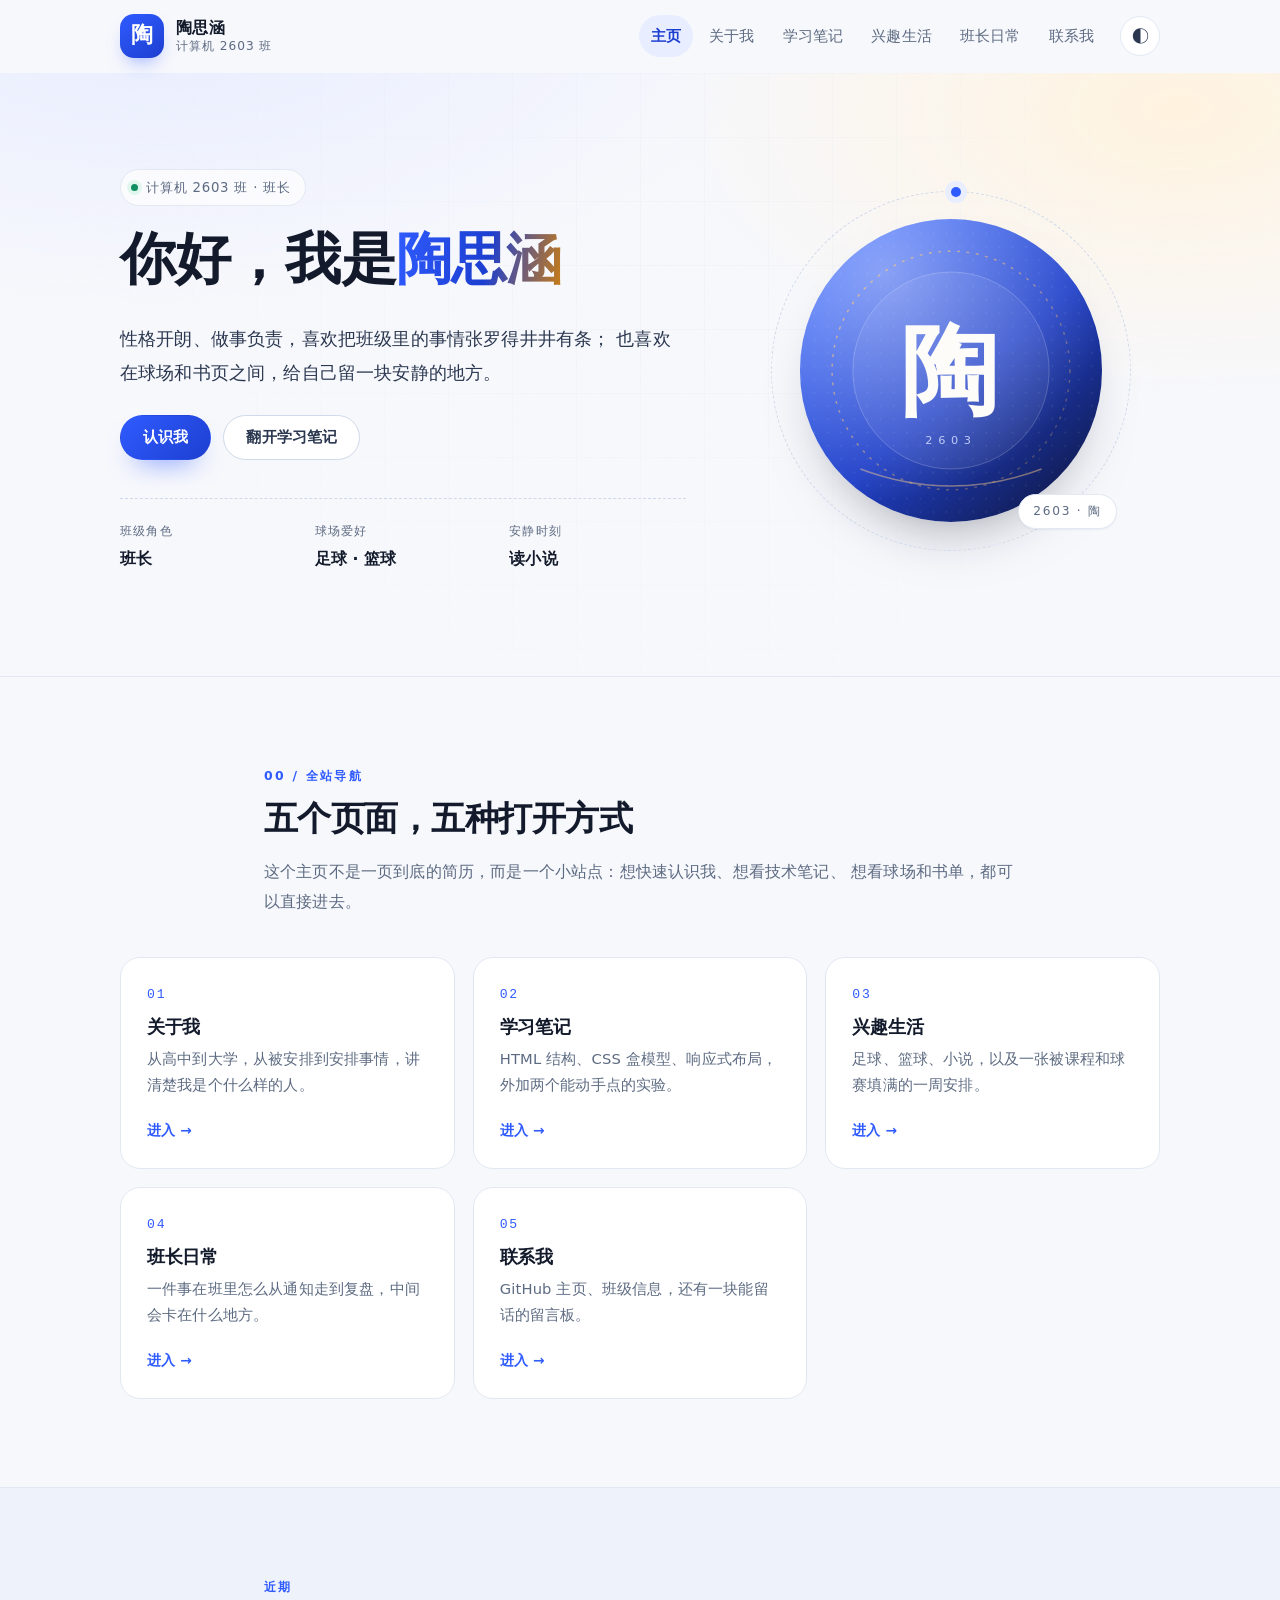
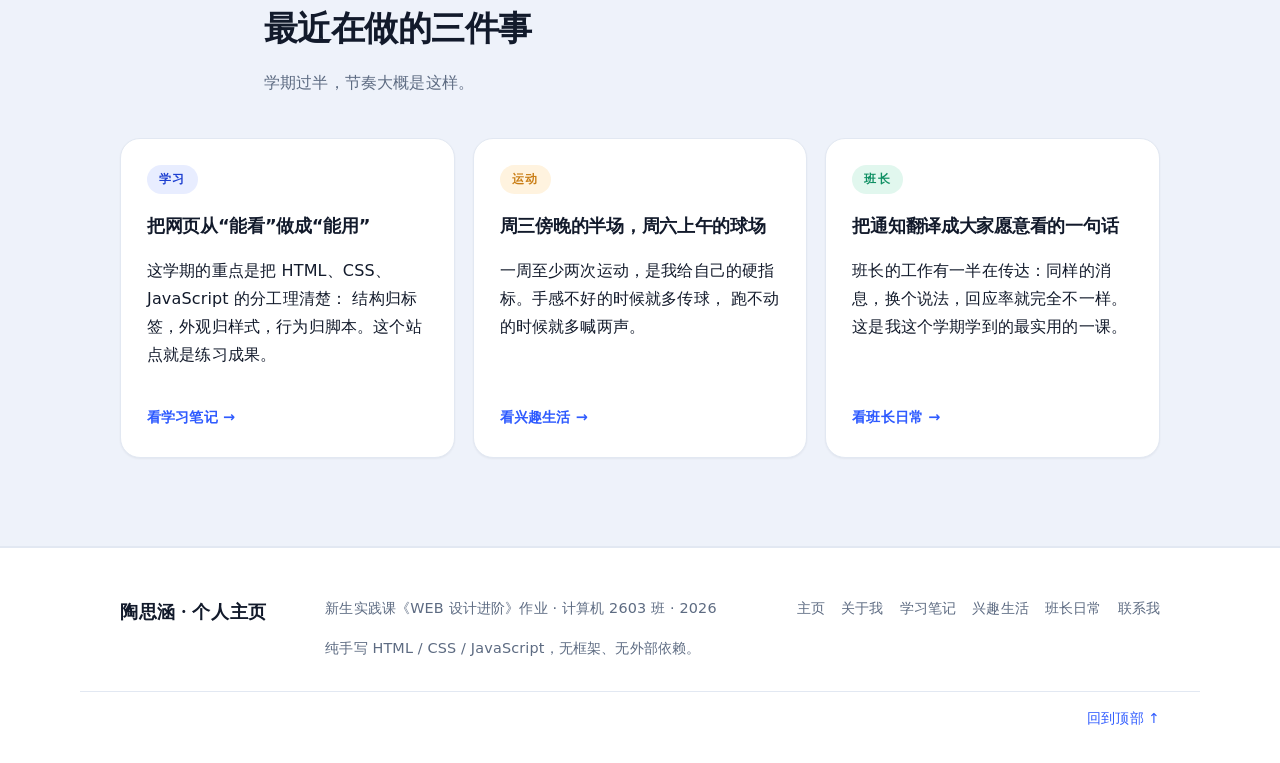
<file: index.html>
<!doctype html>
<html lang="zh-CN">
<head>
  <meta charset="UTF-8">
  <meta name="viewport" content="width=device-width, initial-scale=1">
  <meta name="description" content="陶思涵的个人主页：计算机 2603 班班长，喜欢足球、篮球与阅读。站点共 6 个页面，用 HTML、CSS 与 JavaScript 从零手写。">
  <meta name="author" content="陶思涵">
  <meta name="theme-color" content="#f6f7fb">
  <title>陶思涵 · 个人主页 | 计算机 2603 班</title>
  <link rel="icon" href="assets/favicon.svg" type="image/svg+xml">
  <link rel="stylesheet" href="css/style.css">
  <script src="js/main.js" defer></script>
</head>
<body data-page="home">
  <a class="skip-link" href="#main">跳到主要内容</a>

  <!-- ============ 页头：品牌、导航、主题切换 ============ -->
  <header class="site-header" id="top">
    <div class="header-inner">
      <a class="brand" href="index.html">
        <span class="brand__mark" aria-hidden="true">陶</span>
        <span class="brand__text">
          <strong>陶思涵</strong>
          <small>计算机 2603 班</small>
        </span>
      </a>

      <button class="nav-toggle" id="nav-toggle" type="button"
              aria-expanded="false" aria-controls="primary-nav" aria-label="打开导航菜单">
        <span></span><span></span><span></span>
      </button>

      <nav class="site-nav" id="primary-nav" aria-label="主导航">
        <ul>
          <li><a href="index.html" class="is-active" aria-current="page">主页</a></li>
          <li><a href="about.html">关于我</a></li>
          <li><a href="study.html">学习笔记</a></li>
          <li><a href="life.html">兴趣生活</a></li>
          <li><a href="duty.html">班长日常</a></li>
          <li><a href="contact.html">联系我</a></li>
        </ul>
      </nav>

      <button class="theme-toggle" id="theme-toggle" type="button"
              aria-pressed="false" aria-label="切换到深色模式">
        <span class="theme-toggle__icon" aria-hidden="true">◐</span>
      </button>
    </div>
  </header>

  <main id="main">
    <!-- ============ 首屏 ============ -->
    <section class="hero" aria-labelledby="hero-title">
      <div class="hero__glow" aria-hidden="true"></div>
      <div class="hero__inner">
        <div class="hero__copy">
          <p class="eyebrow">
            <span class="dot" aria-hidden="true"></span>
            计算机 2603 班 · 班长
          </p>
          <h1 id="hero-title">
            你好，我是<strong>陶思涵</strong>
          </h1>
          <p class="hero__lead">
            性格开朗、做事负责，喜欢把班级里的事情张罗得井井有条；
            也喜欢在球场和书页之间，给自己留一块安静的地方。
          </p>
          <div class="hero__actions">
            <a class="btn btn--primary" href="about.html">认识我</a>
            <a class="btn btn--ghost" href="study.html">翻开学习笔记</a>
          </div>
          <dl class="hero__stats">
            <div>
              <dt>班级角色</dt>
              <dd>班长</dd>
            </div>
            <div>
              <dt>球场爱好</dt>
              <dd>足球 · 篮球</dd>
            </div>
            <div>
              <dt>安静时刻</dt>
              <dd>读小说</dd>
            </div>
          </dl>
        </div>

        <div class="hero__portrait">
          <div class="portrait-ring" aria-hidden="true"></div>
          <img class="portrait" src="assets/avatar.svg" width="320" height="320"
               alt="陶思涵的头像：深蓝底色上的「陶」字标识">
          <p class="portrait__caption">2603 · 陶</p>
        </div>
      </div>
    </section>

    <!-- ============ 全站入口 ============ -->
    <section class="section" id="explore" aria-labelledby="explore-title">
      <header class="section__head reveal">
        <p class="section__index">00 / 全站导航</p>
        <h2 id="explore-title">五个页面，五种打开方式</h2>
        <p class="section__desc">
          这个主页不是一页到底的简历，而是一个小站点：想快速认识我、想看技术笔记、
          想看球场和书单，都可以直接进去。
        </p>
      </header>

      <div class="entry-grid">
        <a class="entry-card reveal" href="about.html">
          <span class="entry-card__no">01</span>
          <h3>关于我</h3>
          <p>从高中到大学，从被安排到安排事情，讲清楚我是个什么样的人。</p>
          <span class="entry-card__go" aria-hidden="true">进入 →</span>
        </a>
        <a class="entry-card reveal" href="study.html">
          <span class="entry-card__no">02</span>
          <h3>学习笔记</h3>
          <p>HTML 结构、CSS 盒模型、响应式布局，外加两个能动手点的实验。</p>
          <span class="entry-card__go" aria-hidden="true">进入 →</span>
        </a>
        <a class="entry-card reveal" href="life.html">
          <span class="entry-card__no">03</span>
          <h3>兴趣生活</h3>
          <p>足球、篮球、小说，以及一张被课程和球赛填满的一周安排。</p>
          <span class="entry-card__go" aria-hidden="true">进入 →</span>
        </a>
        <a class="entry-card reveal" href="duty.html">
          <span class="entry-card__no">04</span>
          <h3>班长日常</h3>
          <p>一件事在班里怎么从通知走到复盘，中间会卡在什么地方。</p>
          <span class="entry-card__go" aria-hidden="true">进入 →</span>
        </a>
        <a class="entry-card reveal" href="contact.html">
          <span class="entry-card__no">05</span>
          <h3>联系我</h3>
          <p>GitHub 主页、班级信息，还有一块能留话的留言板。</p>
          <span class="entry-card__go" aria-hidden="true">进入 →</span>
        </a>
      </div>
    </section>

    <!-- ============ 最近在做 ============ -->
    <section class="section section--tint" id="now" aria-labelledby="now-title">
      <header class="section__head reveal">
        <p class="section__index">近期</p>
        <h2 id="now-title">最近在做的三件事</h2>
        <p class="section__desc">学期过半，节奏大概是这样。</p>
      </header>

      <div class="now-grid">
        <article class="card reveal">
          <p class="card__tag">学习</p>
          <h3>把网页从“能看”做成“能用”</h3>
          <p>
            这学期的重点是把 HTML、CSS、JavaScript 的分工理清楚：
            结构归标签，外观归样式，行为归脚本。这个站点就是练习成果。
          </p>
          <p class="card__link"><a href="study.html">看学习笔记 →</a></p>
        </article>
        <article class="card reveal">
          <p class="card__tag card__tag--alt">运动</p>
          <h3>周三傍晚的半场，周六上午的球场</h3>
          <p>
            一周至少两次运动，是我给自己的硬指标。手感不好的时候就多传球，
            跑不动的时候就多喊两声。
          </p>
          <p class="card__link"><a href="life.html">看兴趣生活 →</a></p>
        </article>
        <article class="card reveal">
          <p class="card__tag card__tag--third">班长</p>
          <h3>把通知翻译成大家愿意看的一句话</h3>
          <p>
            班长的工作有一半在传达：同样的消息，换个说法，回应率就完全不一样。
            这是我这个学期学到的最实用的一课。
          </p>
          <p class="card__link"><a href="duty.html">看班长日常 →</a></p>
        </article>
      </div>
    </section>
  </main>

  <!-- ============ 页脚 ============ -->
  <footer class="site-footer">
    <div class="footer-inner">
      <div class="footer-about">
        <p class="footer-brand">陶思涵 · 个人主页</p>
        <p class="footer-meta">新生实践课《WEB 设计进阶》作业 · 计算机 2603 班 · <span id="year">2026</span></p>
        <p class="footer-meta">纯手写 HTML / CSS / JavaScript，无框架、无外部依赖。</p>
      </div>
      <nav class="footer-nav" aria-label="页脚导航">
        <a href="index.html">主页</a>
        <a href="about.html">关于我</a>
        <a href="study.html">学习笔记</a>
        <a href="life.html">兴趣生活</a>
        <a href="duty.html">班长日常</a>
        <a href="contact.html">联系我</a>
      </nav>
    </div>
    <p class="footer-top"><a href="#top">回到顶部 ↑</a></p>
  </footer>
</body>
</html>
</file>
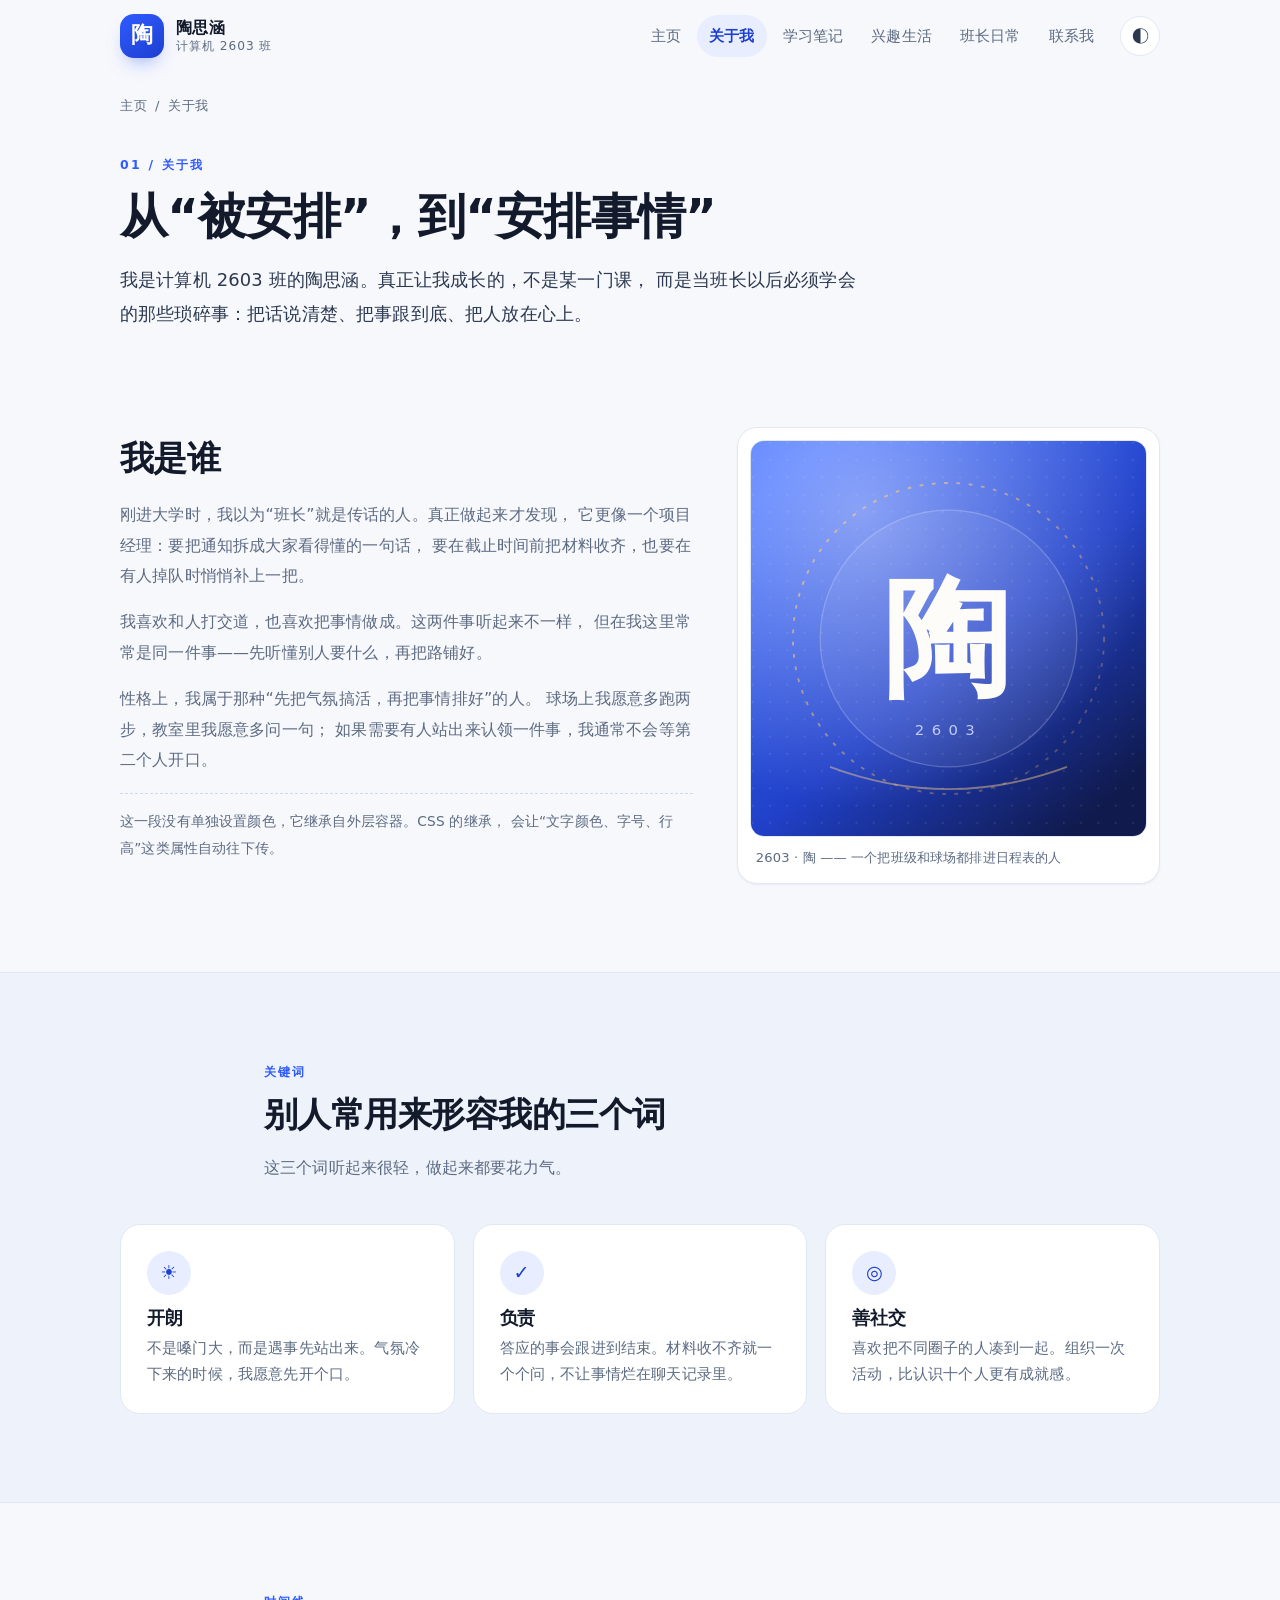
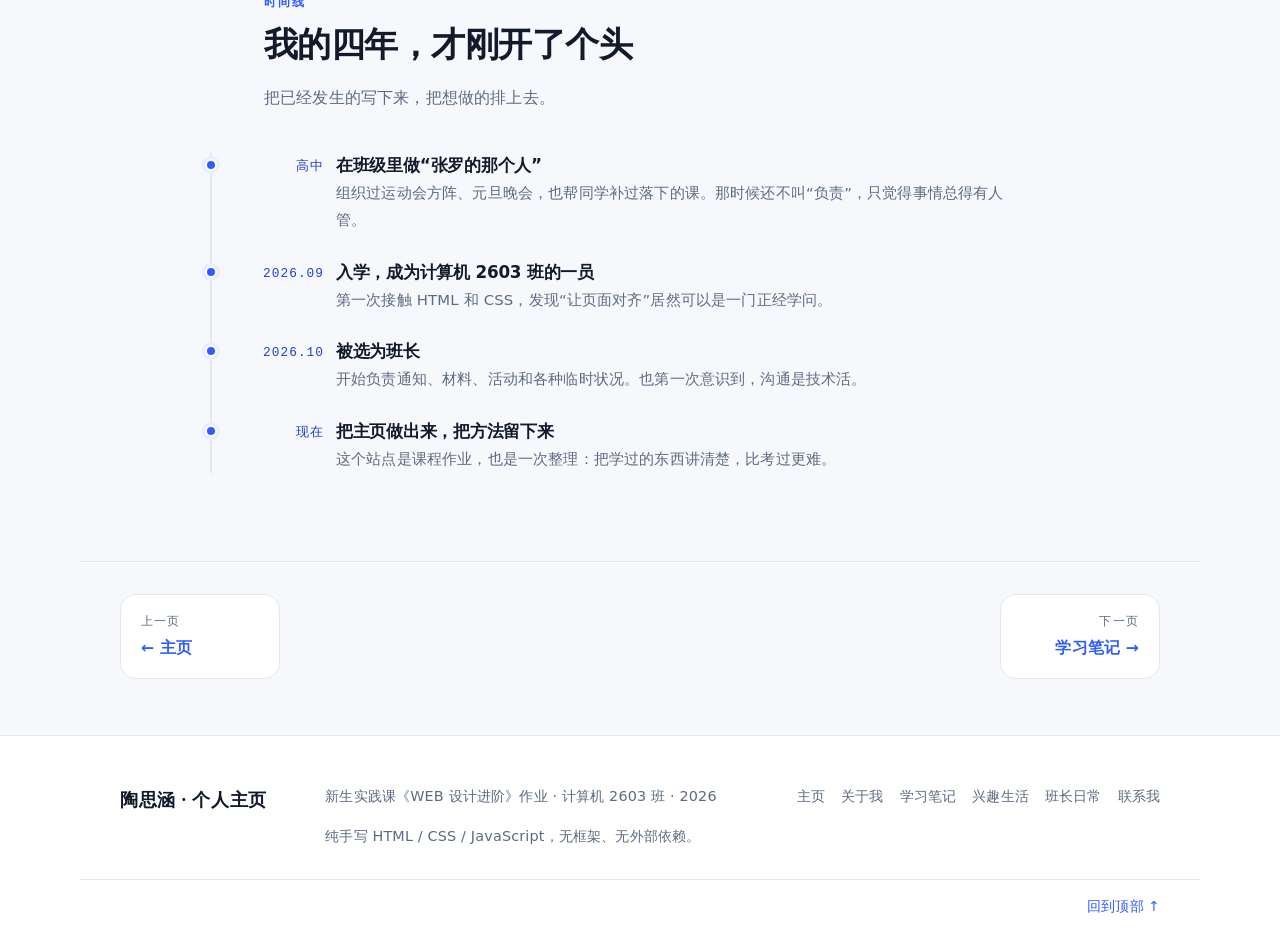
<file: about.html>
<!doctype html>
<html lang="zh-CN">
<head>
  <meta charset="UTF-8">
  <meta name="viewport" content="width=device-width, initial-scale=1">
  <meta name="description" content="关于陶思涵：计算机 2603 班班长，性格开朗、做事负责、善于社交。这里记录我从高中到大学的成长时间线。">
  <meta name="author" content="陶思涵">
  <meta name="theme-color" content="#f6f7fb">
  <title>关于我 | 陶思涵的个人主页</title>
  <link rel="icon" href="assets/favicon.svg" type="image/svg+xml">
  <link rel="stylesheet" href="css/style.css">
  <script src="js/main.js" defer></script>
</head>
<body data-page="about">
  <a class="skip-link" href="#main">跳到主要内容</a>

  <header class="site-header" id="top">
    <div class="header-inner">
      <a class="brand" href="index.html">
        <span class="brand__mark" aria-hidden="true">陶</span>
        <span class="brand__text">
          <strong>陶思涵</strong>
          <small>计算机 2603 班</small>
        </span>
      </a>

      <button class="nav-toggle" id="nav-toggle" type="button"
              aria-expanded="false" aria-controls="primary-nav" aria-label="打开导航菜单">
        <span></span><span></span><span></span>
      </button>

      <nav class="site-nav" id="primary-nav" aria-label="主导航">
        <ul>
          <li><a href="index.html">主页</a></li>
          <li><a href="about.html" class="is-active" aria-current="page">关于我</a></li>
          <li><a href="study.html">学习笔记</a></li>
          <li><a href="life.html">兴趣生活</a></li>
          <li><a href="duty.html">班长日常</a></li>
          <li><a href="contact.html">联系我</a></li>
        </ul>
      </nav>

      <button class="theme-toggle" id="theme-toggle" type="button"
              aria-pressed="false" aria-label="切换到深色模式">
        <span class="theme-toggle__icon" aria-hidden="true">◐</span>
      </button>
    </div>
  </header>

  <main id="main">
    <nav class="breadcrumb" aria-label="面包屑">
      <a href="index.html">主页</a>
      <span aria-hidden="true">/</span>
      <span aria-current="page">关于我</span>
    </nav>

    <header class="page-hero">
      <p class="section__index">01 / 关于我</p>
      <h1>从“被安排”，到“安排事情”</h1>
      <p class="page-hero__lead">
        我是计算机 2603 班的陶思涵。真正让我成长的，不是某一门课，
        而是当班长以后必须学会的那些琐碎事：把话说清楚、把事跟到底、把人放在心上。
      </p>
    </header>

    <section class="section" aria-labelledby="who-title">
      <div class="two-col">
        <div class="prose reveal">
          <h2 id="who-title">我是谁</h2>
          <p>
            刚进大学时，我以为“班长”就是传话的人。真正做起来才发现，
            它更像一个项目经理：要把通知拆成大家看得懂的一句话，
            要在截止时间前把材料收齐，也要在有人掉队时悄悄补上一把。
          </p>
          <p>
            我喜欢和人打交道，也喜欢把事情做成。这两件事听起来不一样，
            但在我这里常常是同一件事——先听懂别人要什么，再把路铺好。
          </p>
          <p>
            性格上，我属于那种“先把气氛搞活，再把事情排好”的人。
            球场上我愿意多跑两步，教室里我愿意多问一句；
            如果需要有人站出来认领一件事，我通常不会等第二个人开口。
          </p>
          <p class="inherit-note">
            这一段没有单独设置颜色，它继承自外层容器。CSS 的继承，
            会让“文字颜色、字号、行高”这类属性自动往下传。
          </p>
        </div>

        <figure class="figure reveal">
          <img src="assets/avatar.svg" width="320" height="320"
               alt="陶思涵的头像：深蓝底色上的「陶」字标识">
          <figcaption>2603 · 陶 —— 一个把班级和球场都排进日程表的人</figcaption>
        </figure>
      </div>
    </section>

    <section class="section section--tint" aria-labelledby="words-title">
      <header class="section__head reveal">
        <p class="section__index">关键词</p>
        <h2 id="words-title">别人常用来形容我的三个词</h2>
        <p class="section__desc">这三个词听起来很轻，做起来都要花力气。</p>
      </header>

      <div class="trait-grid">
        <article class="trait reveal">
          <span class="trait__icon" aria-hidden="true">☀</span>
          <h3>开朗</h3>
          <p>不是嗓门大，而是遇事先站出来。气氛冷下来的时候，我愿意先开个口。</p>
        </article>
        <article class="trait reveal">
          <span class="trait__icon" aria-hidden="true">✓</span>
          <h3>负责</h3>
          <p>答应的事会跟进到结束。材料收不齐就一个个问，不让事情烂在聊天记录里。</p>
        </article>
        <article class="trait reveal">
          <span class="trait__icon" aria-hidden="true">◎</span>
          <h3>善社交</h3>
          <p>喜欢把不同圈子的人凑到一起。组织一次活动，比认识十个人更有成就感。</p>
        </article>
      </div>
    </section>

    <section class="section" aria-labelledby="timeline-title">
      <header class="section__head reveal">
        <p class="section__index">时间线</p>
        <h2 id="timeline-title">我的四年，才刚开了个头</h2>
        <p class="section__desc">把已经发生的写下来，把想做的排上去。</p>
      </header>

      <ol class="roadmap reveal">
        <li>
          <span class="roadmap__time">高中</span>
          <div class="roadmap__body">
            <h3>在班级里做“张罗的那个人”</h3>
            <p>组织过运动会方阵、元旦晚会，也帮同学补过落下的课。那时候还不叫“负责”，只觉得事情总得有人管。</p>
          </div>
        </li>
        <li>
          <span class="roadmap__time">2026.09</span>
          <div class="roadmap__body">
            <h3>入学，成为计算机 2603 班的一员</h3>
            <p>第一次接触 HTML 和 CSS，发现“让页面对齐”居然可以是一门正经学问。</p>
          </div>
        </li>
        <li>
          <span class="roadmap__time">2026.10</span>
          <div class="roadmap__body">
            <h3>被选为班长</h3>
            <p>开始负责通知、材料、活动和各种临时状况。也第一次意识到，沟通是技术活。</p>
          </div>
        </li>
        <li>
          <span class="roadmap__time">现在</span>
          <div class="roadmap__body">
            <h3>把主页做出来，把方法留下来</h3>
            <p>这个站点是课程作业，也是一次整理：把学过的东西讲清楚，比考过更难。</p>
          </div>
        </li>
      </ol>
    </section>

    <nav class="pager" aria-label="翻页">
      <a class="pager__link" href="index.html">
        <span>上一页</span>
        <strong>← 主页</strong>
      </a>
      <a class="pager__link pager__link--next" href="study.html">
        <span>下一页</span>
        <strong>学习笔记 →</strong>
      </a>
    </nav>
  </main>

  <footer class="site-footer">
    <div class="footer-inner">
      <div class="footer-about">
        <p class="footer-brand">陶思涵 · 个人主页</p>
        <p class="footer-meta">新生实践课《WEB 设计进阶》作业 · 计算机 2603 班 · <span id="year">2026</span></p>
        <p class="footer-meta">纯手写 HTML / CSS / JavaScript，无框架、无外部依赖。</p>
      </div>
      <nav class="footer-nav" aria-label="页脚导航">
        <a href="index.html">主页</a>
        <a href="about.html">关于我</a>
        <a href="study.html">学习笔记</a>
        <a href="life.html">兴趣生活</a>
        <a href="duty.html">班长日常</a>
        <a href="contact.html">联系我</a>
      </nav>
    </div>
    <p class="footer-top"><a href="#top">回到顶部 ↑</a></p>
  </footer>
</body>
</html>
</file>
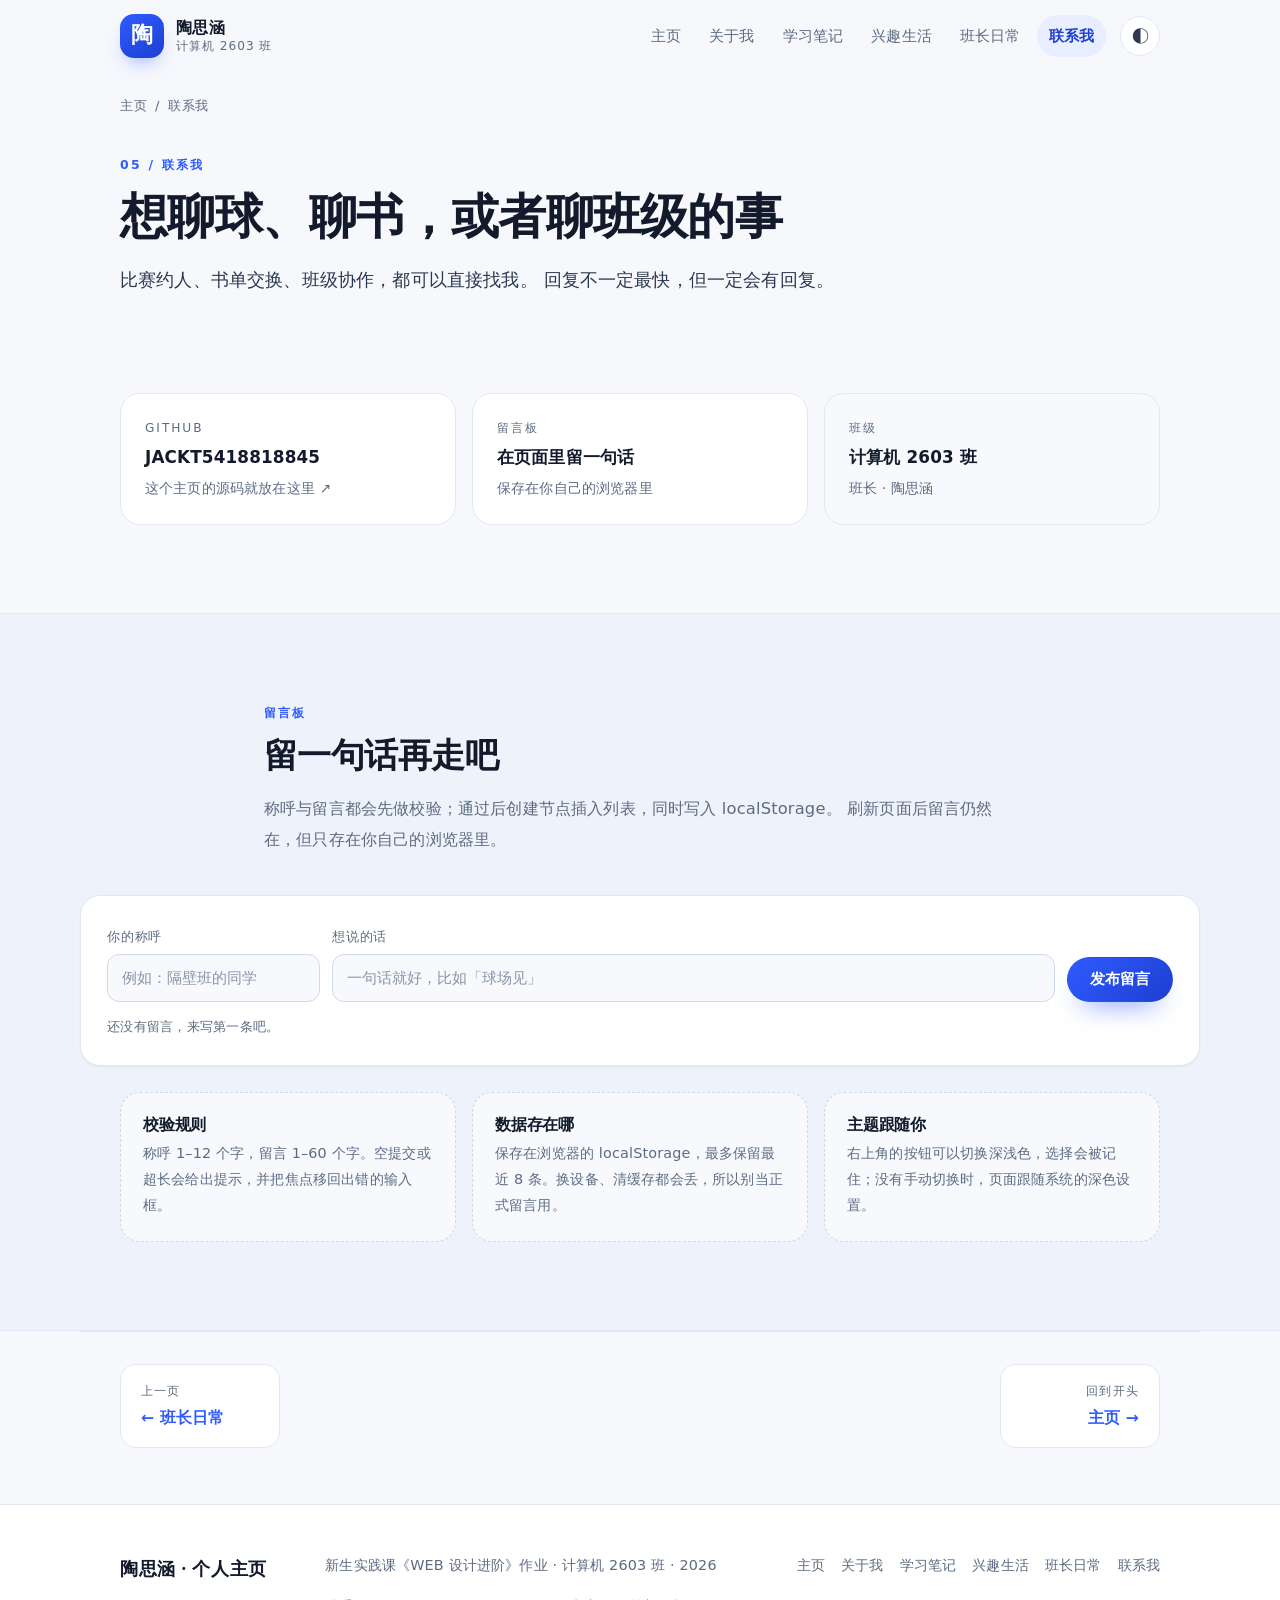
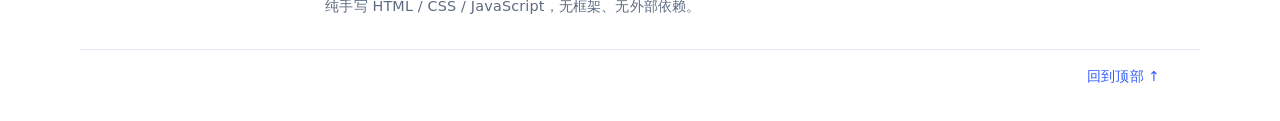
<file: contact.html>
<!doctype html>
<html lang="zh-CN">
<head>
  <meta charset="UTF-8">
  <meta name="viewport" content="width=device-width, initial-scale=1">
  <meta name="description" content="联系陶思涵：GitHub 主页、班级信息，以及一块保存在浏览器本地的留言板。">
  <meta name="author" content="陶思涵">
  <meta name="theme-color" content="#f6f7fb">
  <title>联系我 | 陶思涵的个人主页</title>
  <link rel="icon" href="assets/favicon.svg" type="image/svg+xml">
  <link rel="stylesheet" href="css/style.css">
  <script src="js/main.js" defer></script>
</head>
<body data-page="contact">
  <a class="skip-link" href="#main">跳到主要内容</a>

  <header class="site-header" id="top">
    <div class="header-inner">
      <a class="brand" href="index.html">
        <span class="brand__mark" aria-hidden="true">陶</span>
        <span class="brand__text">
          <strong>陶思涵</strong>
          <small>计算机 2603 班</small>
        </span>
      </a>

      <button class="nav-toggle" id="nav-toggle" type="button"
              aria-expanded="false" aria-controls="primary-nav" aria-label="打开导航菜单">
        <span></span><span></span><span></span>
      </button>

      <nav class="site-nav" id="primary-nav" aria-label="主导航">
        <ul>
          <li><a href="index.html">主页</a></li>
          <li><a href="about.html">关于我</a></li>
          <li><a href="study.html">学习笔记</a></li>
          <li><a href="life.html">兴趣生活</a></li>
          <li><a href="duty.html">班长日常</a></li>
          <li><a href="contact.html" class="is-active" aria-current="page">联系我</a></li>
        </ul>
      </nav>

      <button class="theme-toggle" id="theme-toggle" type="button"
              aria-pressed="false" aria-label="切换到深色模式">
        <span class="theme-toggle__icon" aria-hidden="true">◐</span>
      </button>
    </div>
  </header>

  <main id="main">
    <nav class="breadcrumb" aria-label="面包屑">
      <a href="index.html">主页</a>
      <span aria-hidden="true">/</span>
      <span aria-current="page">联系我</span>
    </nav>

    <header class="page-hero">
      <p class="section__index">05 / 联系我</p>
      <h1>想聊球、聊书，或者聊班级的事</h1>
      <p class="page-hero__lead">
        比赛约人、书单交换、班级协作，都可以直接找我。
        回复不一定最快，但一定会有回复。
      </p>
    </header>

    <section class="section" aria-labelledby="ways-title">
      <h2 class="visually-hidden" id="ways-title">联系方式</h2>
      <div class="contact-grid">
        <a class="contact-card reveal" href="https://github.com/JACKT5418818845" target="_blank" rel="noopener noreferrer">
          <span class="contact-card__label">GitHub</span>
          <strong>JACKT5418818845</strong>
          <span class="contact-card__note">这个主页的源码就放在这里 ↗</span>
        </a>
        <a class="contact-card reveal" href="#guestbook">
          <span class="contact-card__label">留言板</span>
          <strong>在页面里留一句话</strong>
          <span class="contact-card__note">保存在你自己的浏览器里</span>
        </a>
        <div class="contact-card contact-card--static reveal">
          <span class="contact-card__label">班级</span>
          <strong>计算机 2603 班</strong>
          <span class="contact-card__note">班长 · 陶思涵</span>
        </div>
      </div>
    </section>

    <section class="section section--tint" id="guestbook" aria-labelledby="guest-title">
      <header class="section__head reveal">
        <p class="section__index">留言板</p>
        <h2 id="guest-title">留一句话再走吧</h2>
        <p class="section__desc">
          称呼与留言都会先做校验；通过后创建节点插入列表，同时写入 localStorage。
          刷新页面后留言仍然在，但只存在你自己的浏览器里。
        </p>
      </header>

      <div class="card reveal">
        <form class="guest-form" id="guest-form" novalidate>
          <div class="field">
            <label for="guest-name">你的称呼</label>
            <input id="guest-name" name="name" type="text" maxlength="12"
                   placeholder="例如：隔壁班的同学" autocomplete="nickname">
          </div>
          <div class="field field--grow">
            <label for="guest-message">想说的话</label>
            <input id="guest-message" name="message" type="text" maxlength="60"
                   placeholder="一句话就好，比如「球场见」">
          </div>
          <button class="btn btn--primary" type="submit">发布留言</button>
        </form>
        <p class="form-error" id="form-error" role="alert" hidden></p>
        <ul class="guest-list" id="guest-list" aria-live="polite"></ul>
        <p class="lab-card__meta" id="guest-empty">还没有留言，来写第一条吧。</p>
      </div>

      <div class="notes-grid">
        <article class="note-card reveal">
          <h3>校验规则</h3>
          <p>称呼 1–12 个字，留言 1–60 个字。空提交或超长会给出提示，并把焦点移回出错的输入框。</p>
        </article>
        <article class="note-card reveal">
          <h3>数据存在哪</h3>
          <p>保存在浏览器的 localStorage，最多保留最近 8 条。换设备、清缓存都会丢，所以别当正式留言用。</p>
        </article>
        <article class="note-card reveal">
          <h3>主题跟随你</h3>
          <p>右上角的按钮可以切换深浅色，选择会被记住；没有手动切换时，页面跟随系统的深色设置。</p>
        </article>
      </div>
    </section>

    <nav class="pager" aria-label="翻页">
      <a class="pager__link" href="duty.html">
        <span>上一页</span>
        <strong>← 班长日常</strong>
      </a>
      <a class="pager__link pager__link--next" href="index.html">
        <span>回到开头</span>
        <strong>主页 →</strong>
      </a>
    </nav>
  </main>

  <footer class="site-footer">
    <div class="footer-inner">
      <div class="footer-about">
        <p class="footer-brand">陶思涵 · 个人主页</p>
        <p class="footer-meta">新生实践课《WEB 设计进阶》作业 · 计算机 2603 班 · <span id="year">2026</span></p>
        <p class="footer-meta">纯手写 HTML / CSS / JavaScript，无框架、无外部依赖。</p>
      </div>
      <nav class="footer-nav" aria-label="页脚导航">
        <a href="index.html">主页</a>
        <a href="about.html">关于我</a>
        <a href="study.html">学习笔记</a>
        <a href="life.html">兴趣生活</a>
        <a href="duty.html">班长日常</a>
        <a href="contact.html">联系我</a>
      </nav>
    </div>
    <p class="footer-top"><a href="#top">回到顶部 ↑</a></p>
  </footer>
</body>
</html>
</file>
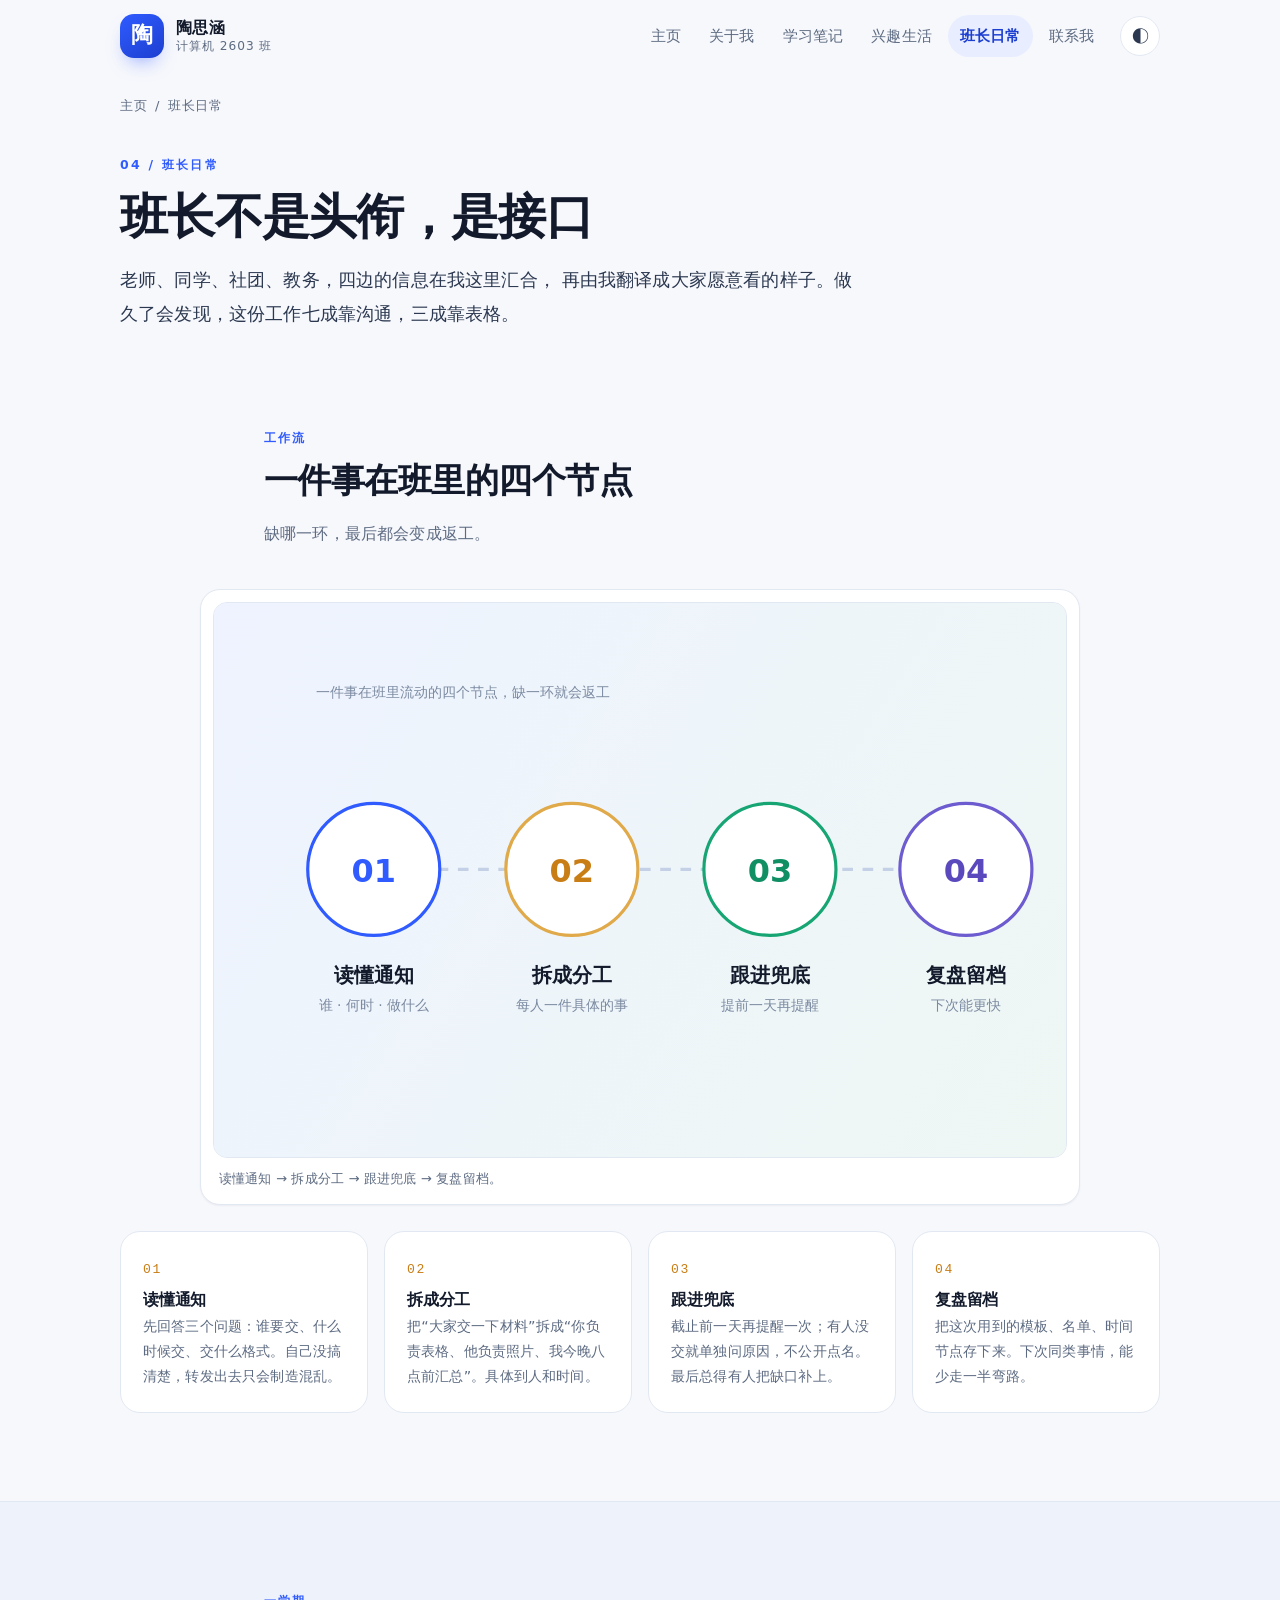
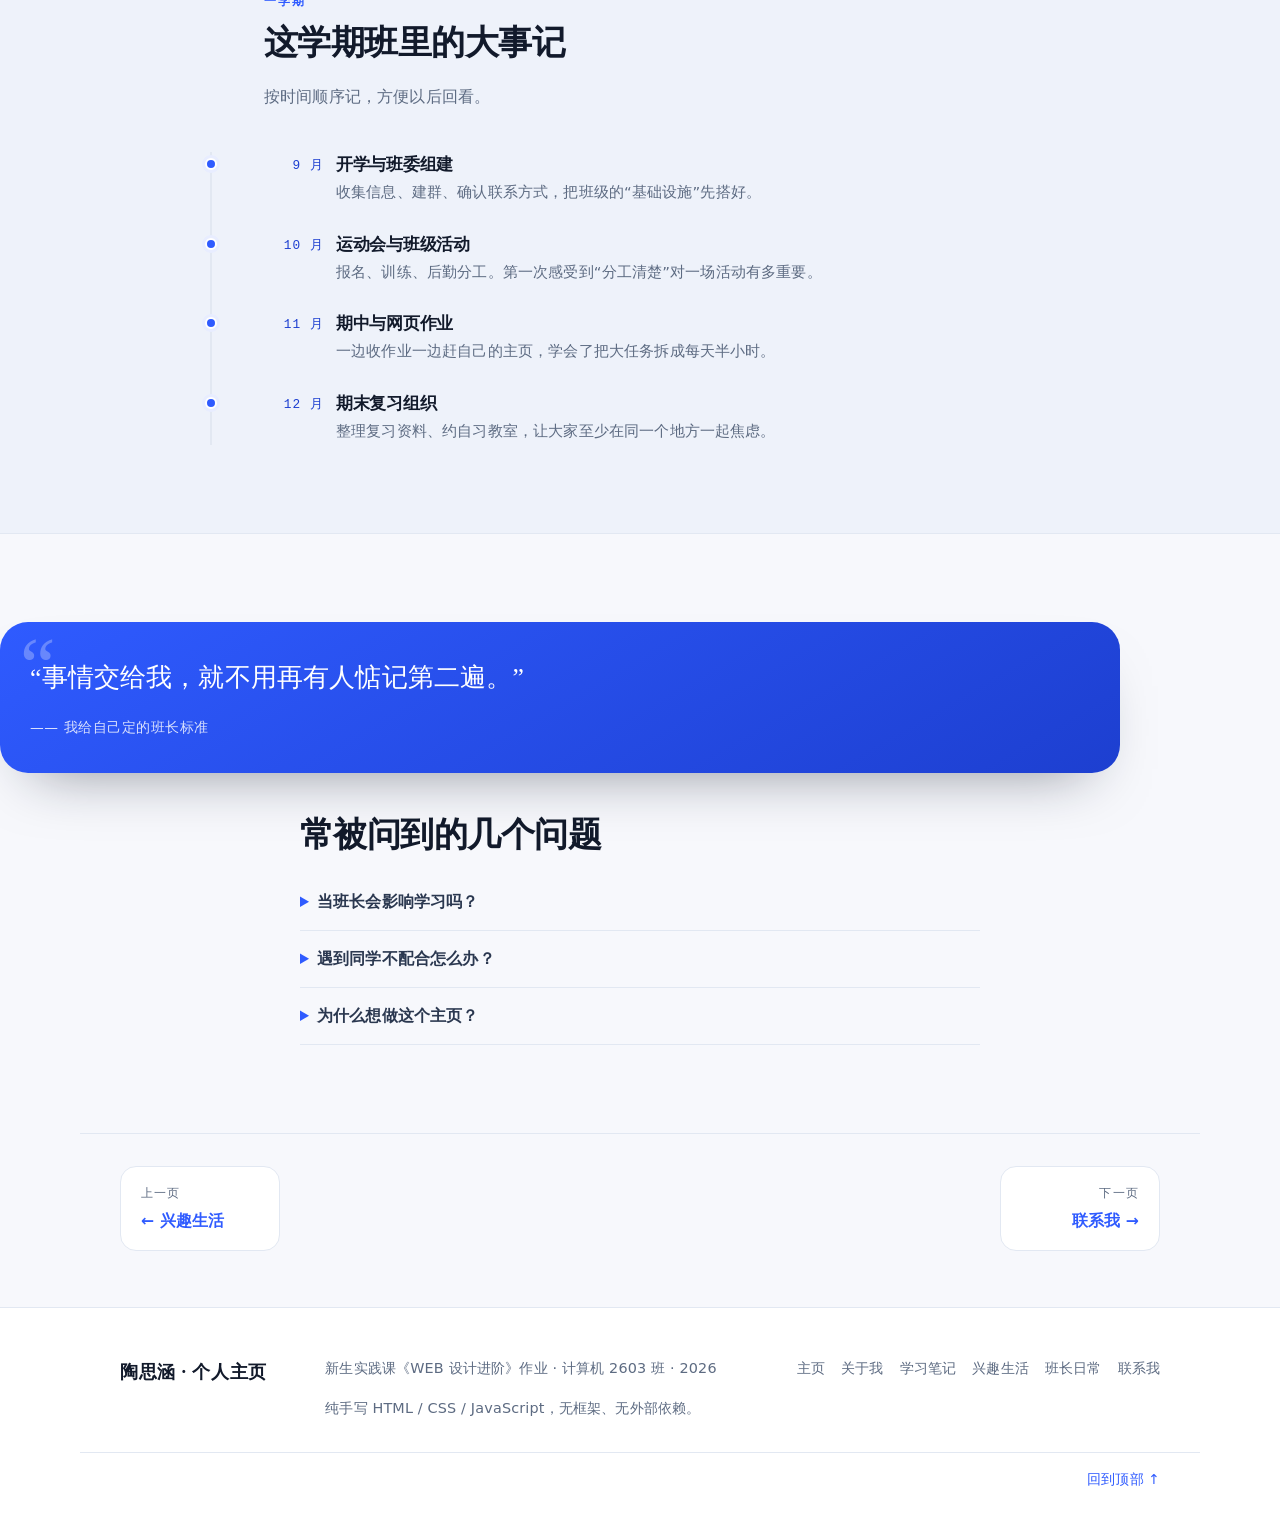
<file: duty.html>
<!doctype html>
<html lang="zh-CN">
<head>
  <meta charset="UTF-8">
  <meta name="viewport" content="width=device-width, initial-scale=1">
  <meta name="description" content="陶思涵的班长日常：一件事从通知到复盘的四个节点、一学期的班级事务时间线，以及常见问题。">
  <meta name="author" content="陶思涵">
  <meta name="theme-color" content="#f6f7fb">
  <title>班长日常 | 陶思涵的个人主页</title>
  <link rel="icon" href="assets/favicon.svg" type="image/svg+xml">
  <link rel="stylesheet" href="css/style.css">
  <script src="js/main.js" defer></script>
</head>
<body data-page="duty">
  <a class="skip-link" href="#main">跳到主要内容</a>

  <header class="site-header" id="top">
    <div class="header-inner">
      <a class="brand" href="index.html">
        <span class="brand__mark" aria-hidden="true">陶</span>
        <span class="brand__text">
          <strong>陶思涵</strong>
          <small>计算机 2603 班</small>
        </span>
      </a>

      <button class="nav-toggle" id="nav-toggle" type="button"
              aria-expanded="false" aria-controls="primary-nav" aria-label="打开导航菜单">
        <span></span><span></span><span></span>
      </button>

      <nav class="site-nav" id="primary-nav" aria-label="主导航">
        <ul>
          <li><a href="index.html">主页</a></li>
          <li><a href="about.html">关于我</a></li>
          <li><a href="study.html">学习笔记</a></li>
          <li><a href="life.html">兴趣生活</a></li>
          <li><a href="duty.html" class="is-active" aria-current="page">班长日常</a></li>
          <li><a href="contact.html">联系我</a></li>
        </ul>
      </nav>

      <button class="theme-toggle" id="theme-toggle" type="button"
              aria-pressed="false" aria-label="切换到深色模式">
        <span class="theme-toggle__icon" aria-hidden="true">◐</span>
      </button>
    </div>
  </header>

  <main id="main">
    <nav class="breadcrumb" aria-label="面包屑">
      <a href="index.html">主页</a>
      <span aria-hidden="true">/</span>
      <span aria-current="page">班长日常</span>
    </nav>

    <header class="page-hero">
      <p class="section__index">04 / 班长日常</p>
      <h1>班长不是头衔，是接口</h1>
      <p class="page-hero__lead">
        老师、同学、社团、教务，四边的信息在我这里汇合，
        再由我翻译成大家愿意看的样子。做久了会发现，这份工作七成靠沟通，三成靠表格。
      </p>
    </header>

    <section class="section" aria-labelledby="flow-title">
      <header class="section__head reveal">
        <p class="section__index">工作流</p>
        <h2 id="flow-title">一件事在班里的四个节点</h2>
        <p class="section__desc">缺哪一环，最后都会变成返工。</p>
      </header>

      <figure class="figure figure--wide reveal">
        <img src="assets/duty-flow.svg" width="800" height="520"
             alt="流程图：01 读懂通知、02 拆成分工、03 跟进兜底、04 复盘留档">
        <figcaption>读懂通知 → 拆成分工 → 跟进兜底 → 复盘留档。</figcaption>
      </figure>

      <div class="step-grid">
        <article class="step reveal">
          <span class="step__no">01</span>
          <h3>读懂通知</h3>
          <p>先回答三个问题：谁要交、什么时候交、交什么格式。自己没搞清楚，转发出去只会制造混乱。</p>
        </article>
        <article class="step reveal">
          <span class="step__no">02</span>
          <h3>拆成分工</h3>
          <p>把“大家交一下材料”拆成“你负责表格、他负责照片、我今晚八点前汇总”。具体到人和时间。</p>
        </article>
        <article class="step reveal">
          <span class="step__no">03</span>
          <h3>跟进兜底</h3>
          <p>截止前一天再提醒一次；有人没交就单独问原因，不公开点名。最后总得有人把缺口补上。</p>
        </article>
        <article class="step reveal">
          <span class="step__no">04</span>
          <h3>复盘留档</h3>
          <p>把这次用到的模板、名单、时间节点存下来。下次同类事情，能少走一半弯路。</p>
        </article>
      </div>
    </section>

    <section class="section section--tint" aria-labelledby="term-title">
      <header class="section__head reveal">
        <p class="section__index">一学期</p>
        <h2 id="term-title">这学期班里的大事记</h2>
        <p class="section__desc">按时间顺序记，方便以后回看。</p>
      </header>

      <ol class="roadmap reveal">
        <li>
          <span class="roadmap__time">9 月</span>
          <div class="roadmap__body">
            <h3>开学与班委组建</h3>
            <p>收集信息、建群、确认联系方式，把班级的“基础设施”先搭好。</p>
          </div>
        </li>
        <li>
          <span class="roadmap__time">10 月</span>
          <div class="roadmap__body">
            <h3>运动会与班级活动</h3>
            <p>报名、训练、后勤分工。第一次感受到“分工清楚”对一场活动有多重要。</p>
          </div>
        </li>
        <li>
          <span class="roadmap__time">11 月</span>
          <div class="roadmap__body">
            <h3>期中与网页作业</h3>
            <p>一边收作业一边赶自己的主页，学会了把大任务拆成每天半小时。</p>
          </div>
        </li>
        <li>
          <span class="roadmap__time">12 月</span>
          <div class="roadmap__body">
            <h3>期末复习组织</h3>
            <p>整理复习资料、约自习教室，让大家至少在同一个地方一起焦虑。</p>
          </div>
        </li>
      </ol>
    </section>

    <section class="section" aria-labelledby="quote-title">
      <blockquote class="quote reveal">
        <p>“事情交给我，就不用再有人惦记第二遍。”</p>
        <footer>—— 我给自己定的班长标准</footer>
      </blockquote>

      <div class="faq reveal">
        <h2 id="quote-title">常被问到的几个问题</h2>
        <details>
          <summary>当班长会影响学习吗？</summary>
          <p>
            会占时间，但也能逼我把时间用得更紧。我的办法是把班级事务集中在固定时段处理，
            不让自己一天到晚都在“随时待命”。
          </p>
        </details>
        <details>
          <summary>遇到同学不配合怎么办？</summary>
          <p>
            先私下问原因，很多时候不是不愿意，而是没看懂要求或者忘了。
            把要求说具体、把截止时间说清楚，比在群里反复催有效。
          </p>
        </details>
        <details>
          <summary>为什么想做这个主页？</summary>
          <p>
            一是课程作业，二是想有个地方把这些零零散散的经验放好。
            写下来的过程，比结果更有用。
          </p>
        </details>
      </div>
    </section>

    <nav class="pager" aria-label="翻页">
      <a class="pager__link" href="life.html">
        <span>上一页</span>
        <strong>← 兴趣生活</strong>
      </a>
      <a class="pager__link pager__link--next" href="contact.html">
        <span>下一页</span>
        <strong>联系我 →</strong>
      </a>
    </nav>
  </main>

  <footer class="site-footer">
    <div class="footer-inner">
      <div class="footer-about">
        <p class="footer-brand">陶思涵 · 个人主页</p>
        <p class="footer-meta">新生实践课《WEB 设计进阶》作业 · 计算机 2603 班 · <span id="year">2026</span></p>
        <p class="footer-meta">纯手写 HTML / CSS / JavaScript，无框架、无外部依赖。</p>
      </div>
      <nav class="footer-nav" aria-label="页脚导航">
        <a href="index.html">主页</a>
        <a href="about.html">关于我</a>
        <a href="study.html">学习笔记</a>
        <a href="life.html">兴趣生活</a>
        <a href="duty.html">班长日常</a>
        <a href="contact.html">联系我</a>
      </nav>
    </div>
    <p class="footer-top"><a href="#top">回到顶部 ↑</a></p>
  </footer>
</body>
</html>
</file>
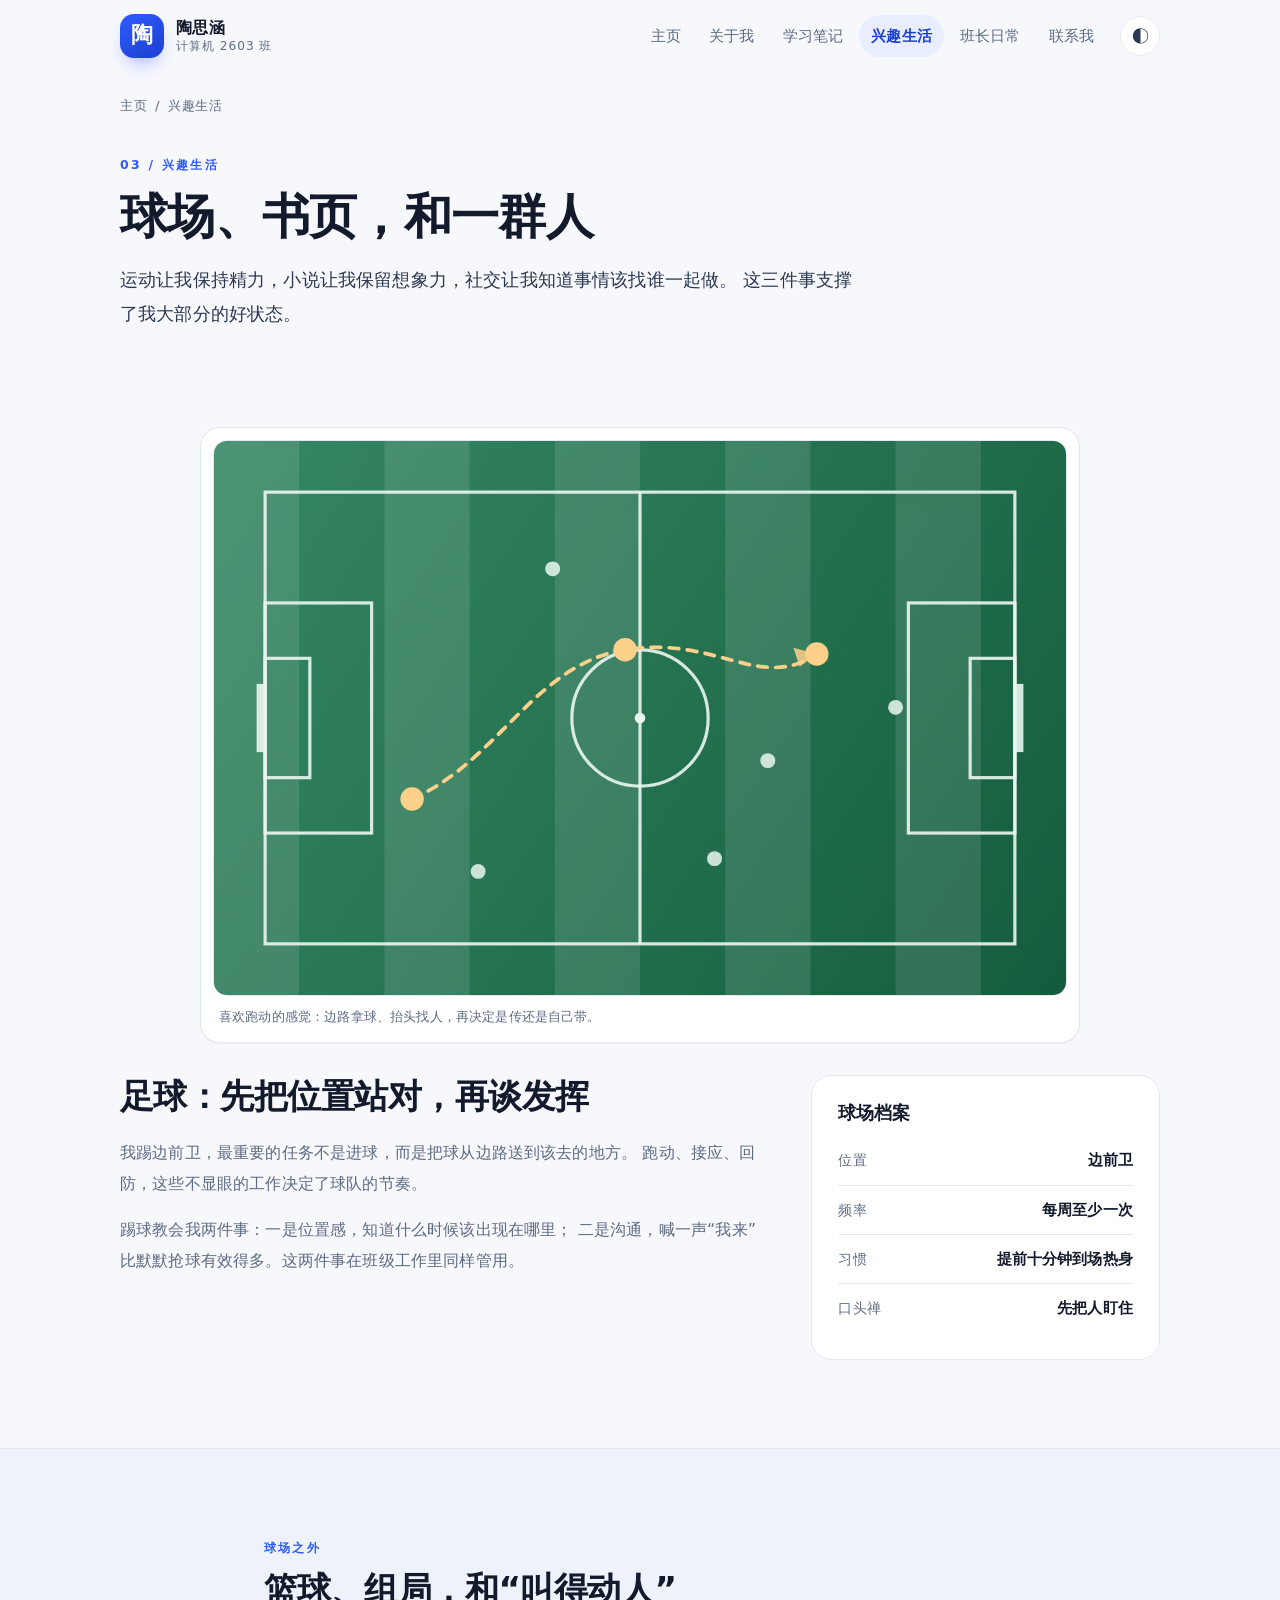
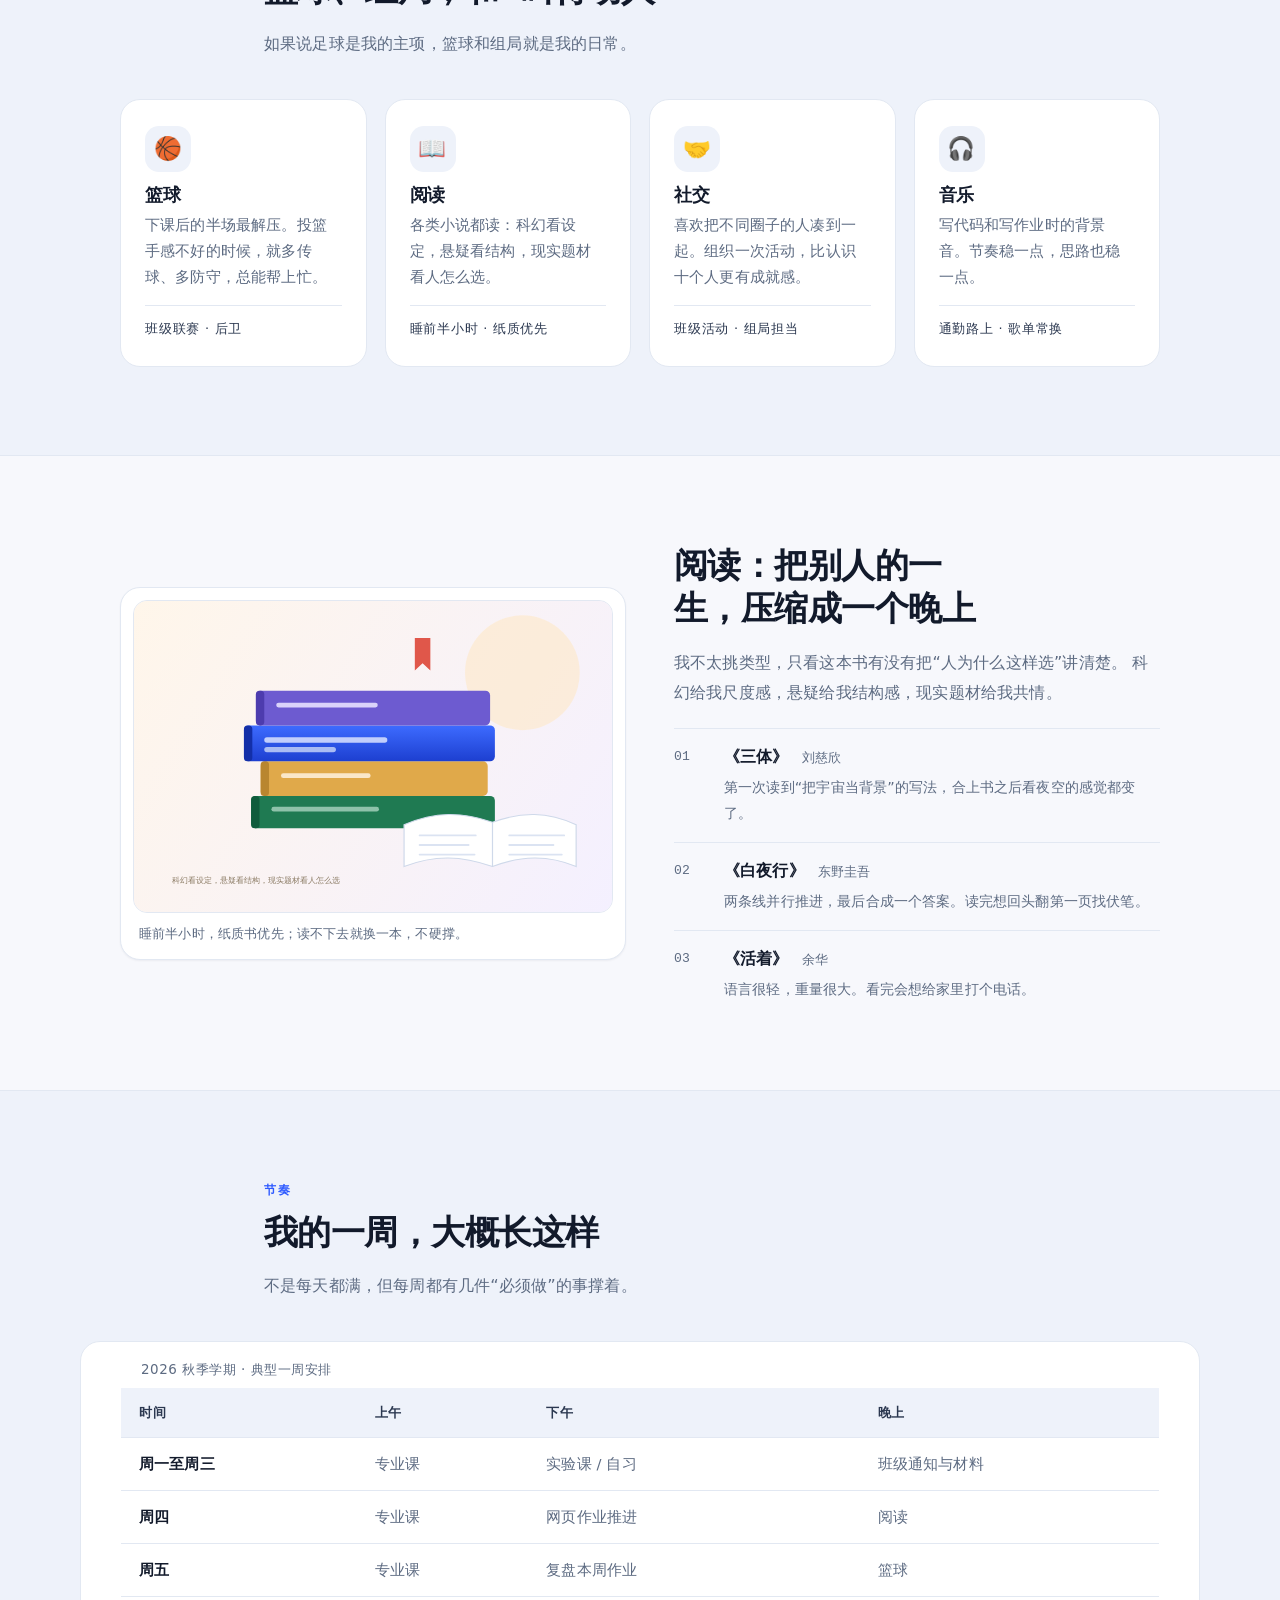
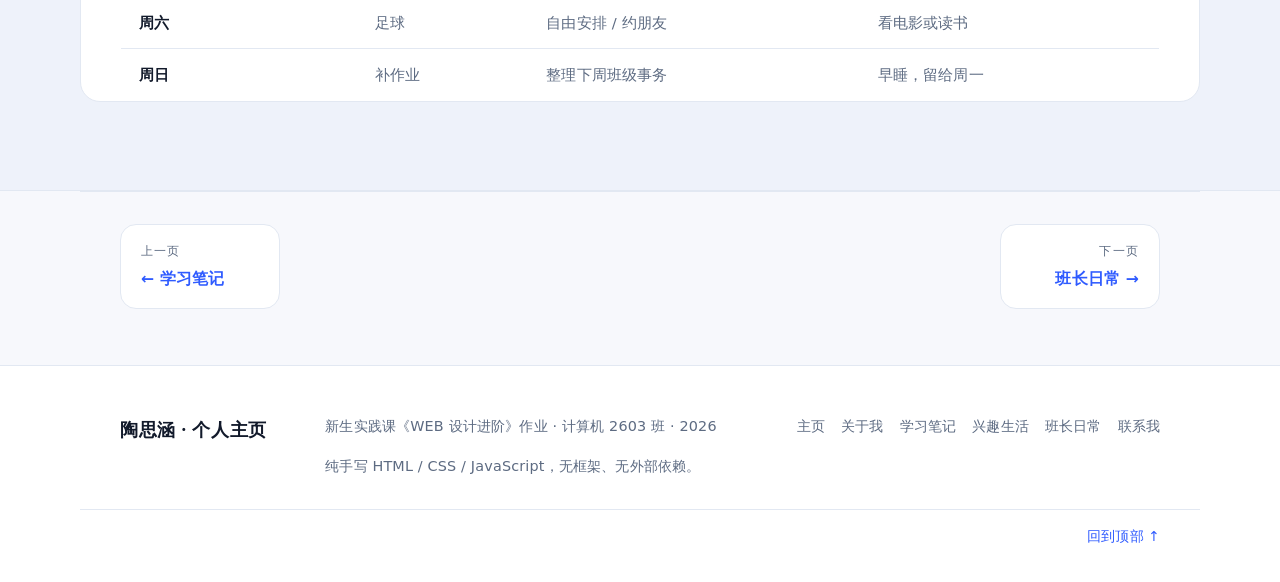
<file: life.html>
﻿<!doctype html>
<html lang="zh-CN">
<head>
  <meta charset="UTF-8">
  <meta name="viewport" content="width=device-width, initial-scale=1">
  <meta name="description" content="陶思涵的兴趣生活：足球、篮球与小说阅读，以及一张被课程和球赛填满的一周安排表。">
  <meta name="author" content="陶思涵">
  <meta name="theme-color" content="#f6f7fb">
  <title>兴趣生活 | 陶思涵的个人主页</title>
  <link rel="icon" href="assets/favicon.svg" type="image/svg+xml">
  <link rel="stylesheet" href="css/style.css">
  <script src="js/main.js" defer></script>
</head>
<body data-page="life">
  <a class="skip-link" href="#main">跳到主要内容</a>

  <header class="site-header" id="top">
    <div class="header-inner">
      <a class="brand" href="index.html">
        <span class="brand__mark" aria-hidden="true">陶</span>
        <span class="brand__text">
          <strong>陶思涵</strong>
          <small>计算机 2603 班</small>
        </span>
      </a>

      <button class="nav-toggle" id="nav-toggle" type="button"
              aria-expanded="false" aria-controls="primary-nav" aria-label="打开导航菜单">
        <span></span><span></span><span></span>
      </button>

      <nav class="site-nav" id="primary-nav" aria-label="主导航">
        <ul>
          <li><a href="index.html">主页</a></li>
          <li><a href="about.html">关于我</a></li>
          <li><a href="study.html">学习笔记</a></li>
          <li><a href="life.html" class="is-active" aria-current="page">兴趣生活</a></li>
          <li><a href="duty.html">班长日常</a></li>
          <li><a href="contact.html">联系我</a></li>
        </ul>
      </nav>

      <button class="theme-toggle" id="theme-toggle" type="button"
              aria-pressed="false" aria-label="切换到深色模式">
        <span class="theme-toggle__icon" aria-hidden="true">◐</span>
      </button>
    </div>
  </header>

  <main id="main">
    <nav class="breadcrumb" aria-label="面包屑">
      <a href="index.html">主页</a>
      <span aria-hidden="true">/</span>
      <span aria-current="page">兴趣生活</span>
    </nav>

    <header class="page-hero">
      <p class="section__index">03 / 兴趣生活</p>
      <h1>球场、书页，和一群人</h1>
      <p class="page-hero__lead">
        运动让我保持精力，小说让我保留想象力，社交让我知道事情该找谁一起做。
        这三件事支撑了我大部分的好状态。
      </p>
    </header>

    <!-- ---------- 足球 ---------- -->
    <section class="section" aria-labelledby="football-title">
      <figure class="figure figure--wide reveal">
        <img src="assets/life-football.svg" width="800" height="520"
             alt="足球场俯视示意图：边线、中线、中圈与禁区，一条虚线标出边路到中路的传球路线">
        <figcaption>喜欢跑动的感觉：边路拿球、抬头找人，再决定是传还是自己带。</figcaption>
      </figure>

      <div class="two-col two-col--text">
        <div class="prose reveal">
          <h2 id="football-title">足球：先把位置站对，再谈发挥</h2>
          <p>
            我踢边前卫，最重要的任务不是进球，而是把球从边路送到该去的地方。
            跑动、接应、回防，这些不显眼的工作决定了球队的节奏。
          </p>
          <p>
            踢球教会我两件事：一是位置感，知道什么时候该出现在哪里；
            二是沟通，喊一声“我来”比默默抢球有效得多。这两件事在班级工作里同样管用。
          </p>
        </div>
        <div class="fact-panel reveal">
          <h3>球场档案</h3>
          <dl class="facts">
            <div><dt>位置</dt><dd>边前卫</dd></div>
            <div><dt>频率</dt><dd>每周至少一次</dd></div>
            <div><dt>习惯</dt><dd>提前十分钟到场热身</dd></div>
            <div><dt>口头禅</dt><dd>先把人盯住</dd></div>
          </dl>
        </div>
      </div>
    </section>

    <!-- ---------- 篮球与社交 ---------- -->
    <section class="section section--tint" aria-labelledby="hoop-title">
      <header class="section__head reveal">
        <p class="section__index">球场之外</p>
        <h2 id="hoop-title">篮球、组局，和“叫得动人”</h2>
        <p class="section__desc">如果说足球是我的主项，篮球和组局就是我的日常。</p>
      </header>

      <div class="interest-grid">
        <article class="interest reveal">
          <span class="interest__icon" aria-hidden="true">🏀</span>
          <h3>篮球</h3>
          <p>下课后的半场最解压。投篮手感不好的时候，就多传球、多防守，总能帮上忙。</p>
          <p class="interest__meta">班级联赛 · 后卫</p>
        </article>
        <article class="interest reveal">
          <span class="interest__icon" aria-hidden="true">📖</span>
          <h3>阅读</h3>
          <p>各类小说都读：科幻看设定，悬疑看结构，现实题材看人怎么选。</p>
          <p class="interest__meta">睡前半小时 · 纸质优先</p>
        </article>
        <article class="interest reveal">
          <span class="interest__icon" aria-hidden="true">🤝</span>
          <h3>社交</h3>
          <p>喜欢把不同圈子的人凑到一起。组织一次活动，比认识十个人更有成就感。</p>
          <p class="interest__meta">班级活动 · 组局担当</p>
        </article>
        <article class="interest reveal">
          <span class="interest__icon" aria-hidden="true">🎧</span>
          <h3>音乐</h3>
          <p>写代码和写作业时的背景音。节奏稳一点，思路也稳一点。</p>
          <p class="interest__meta">通勤路上 · 歌单常换</p>
        </article>
      </div>
    </section>

    <!-- ---------- 阅读 ---------- -->
    <section class="section" aria-labelledby="books-title">
      <div class="knowledge knowledge--reverse">
        <div class="knowledge__text reveal">
          <h2 id="books-title">阅读：把别人的一生，压缩成一个晚上</h2>
          <p>
            我不太挑类型，只看这本书有没有把“人为什么这样选”讲清楚。
            科幻给我尺度感，悬疑给我结构感，现实题材给我共情。
          </p>
          <ul class="book-list">
            <li>
              <span class="book-list__no">01</span>
              <div>
                <strong>《三体》</strong>
                <span>刘慈欣</span>
                <p>第一次读到“把宇宙当背景”的写法，合上书之后看夜空的感觉都变了。</p>
              </div>
            </li>
            <li>
              <span class="book-list__no">02</span>
              <div>
                <strong>《白夜行》</strong>
                <span>东野圭吾</span>
                <p>两条线并行推进，最后合成一个答案。读完想回头翻第一页找伏笔。</p>
              </div>
            </li>
            <li>
              <span class="book-list__no">03</span>
              <div>
                <strong>《活着》</strong>
                <span>余华</span>
                <p>语言很轻，重量很大。看完会想给家里打个电话。</p>
              </div>
            </li>
          </ul>
        </div>
        <figure class="figure reveal">
          <img src="assets/life-books.svg" width="800" height="520"
               alt="书堆插画：四本叠放的书和一本摊开的书，背景是暖色圆形">
          <figcaption>睡前半小时，纸质书优先；读不下去就换一本，不硬撑。</figcaption>
        </figure>
      </div>
    </section>

    <!-- ---------- 一周安排 ---------- -->
    <section class="section section--tint" aria-labelledby="week-title">
      <header class="section__head reveal">
        <p class="section__index">节奏</p>
        <h2 id="week-title">我的一周，大概长这样</h2>
        <p class="section__desc">不是每天都满，但每周都有几件“必须做”的事撑着。</p>
      </header>

      <p class="table-hint">表格较宽，窄屏下可以左右滑动查看 →</p>
      <div class="table-wrap reveal">
        <table class="schedule">
          <caption>2026 秋季学期 · 典型一周安排</caption>
          <thead>
            <tr>
              <th scope="col">时间</th>
              <th scope="col">上午</th>
              <th scope="col">下午</th>
              <th scope="col">晚上</th>
            </tr>
          </thead>
          <tbody>
            <tr>
              <th scope="row">周一至周三</th>
              <td>专业课</td>
              <td>实验课 / 自习</td>
              <td>班级通知与材料</td>
            </tr>
            <tr>
              <th scope="row">周四</th>
              <td>专业课</td>
              <td>网页作业推进</td>
              <td>阅读</td>
            </tr>
            <tr>
              <th scope="row">周五</th>
              <td>专业课</td>
              <td>复盘本周作业</td>
              <td>篮球</td>
            </tr>
            <tr>
              <th scope="row">周六</th>
              <td>足球</td>
              <td>自由安排 / 约朋友</td>
              <td>看电影或读书</td>
            </tr>
            <tr>
              <th scope="row">周日</th>
              <td>补作业</td>
              <td>整理下周班级事务</td>
              <td>早睡，留给周一</td>
            </tr>
          </tbody>
        </table>
      </div>
    </section>

    <nav class="pager" aria-label="翻页">
      <a class="pager__link" href="study.html">
        <span>上一页</span>
        <strong>← 学习笔记</strong>
      </a>
      <a class="pager__link pager__link--next" href="duty.html">
        <span>下一页</span>
        <strong>班长日常 →</strong>
      </a>
    </nav>
  </main>

  <footer class="site-footer">
    <div class="footer-inner">
      <div class="footer-about">
        <p class="footer-brand">陶思涵 · 个人主页</p>
        <p class="footer-meta">新生实践课《WEB 设计进阶》作业 · 计算机 2603 班 · <span id="year">2026</span></p>
        <p class="footer-meta">纯手写 HTML / CSS / JavaScript，无框架、无外部依赖。</p>
      </div>
      <nav class="footer-nav" aria-label="页脚导航">
        <a href="index.html">主页</a>
        <a href="about.html">关于我</a>
        <a href="study.html">学习笔记</a>
        <a href="life.html">兴趣生活</a>
        <a href="duty.html">班长日常</a>
        <a href="contact.html">联系我</a>
      </nav>
    </div>
    <p class="footer-top"><a href="#top">回到顶部 ↑</a></p>
  </footer>
</body>
</html>
</file>
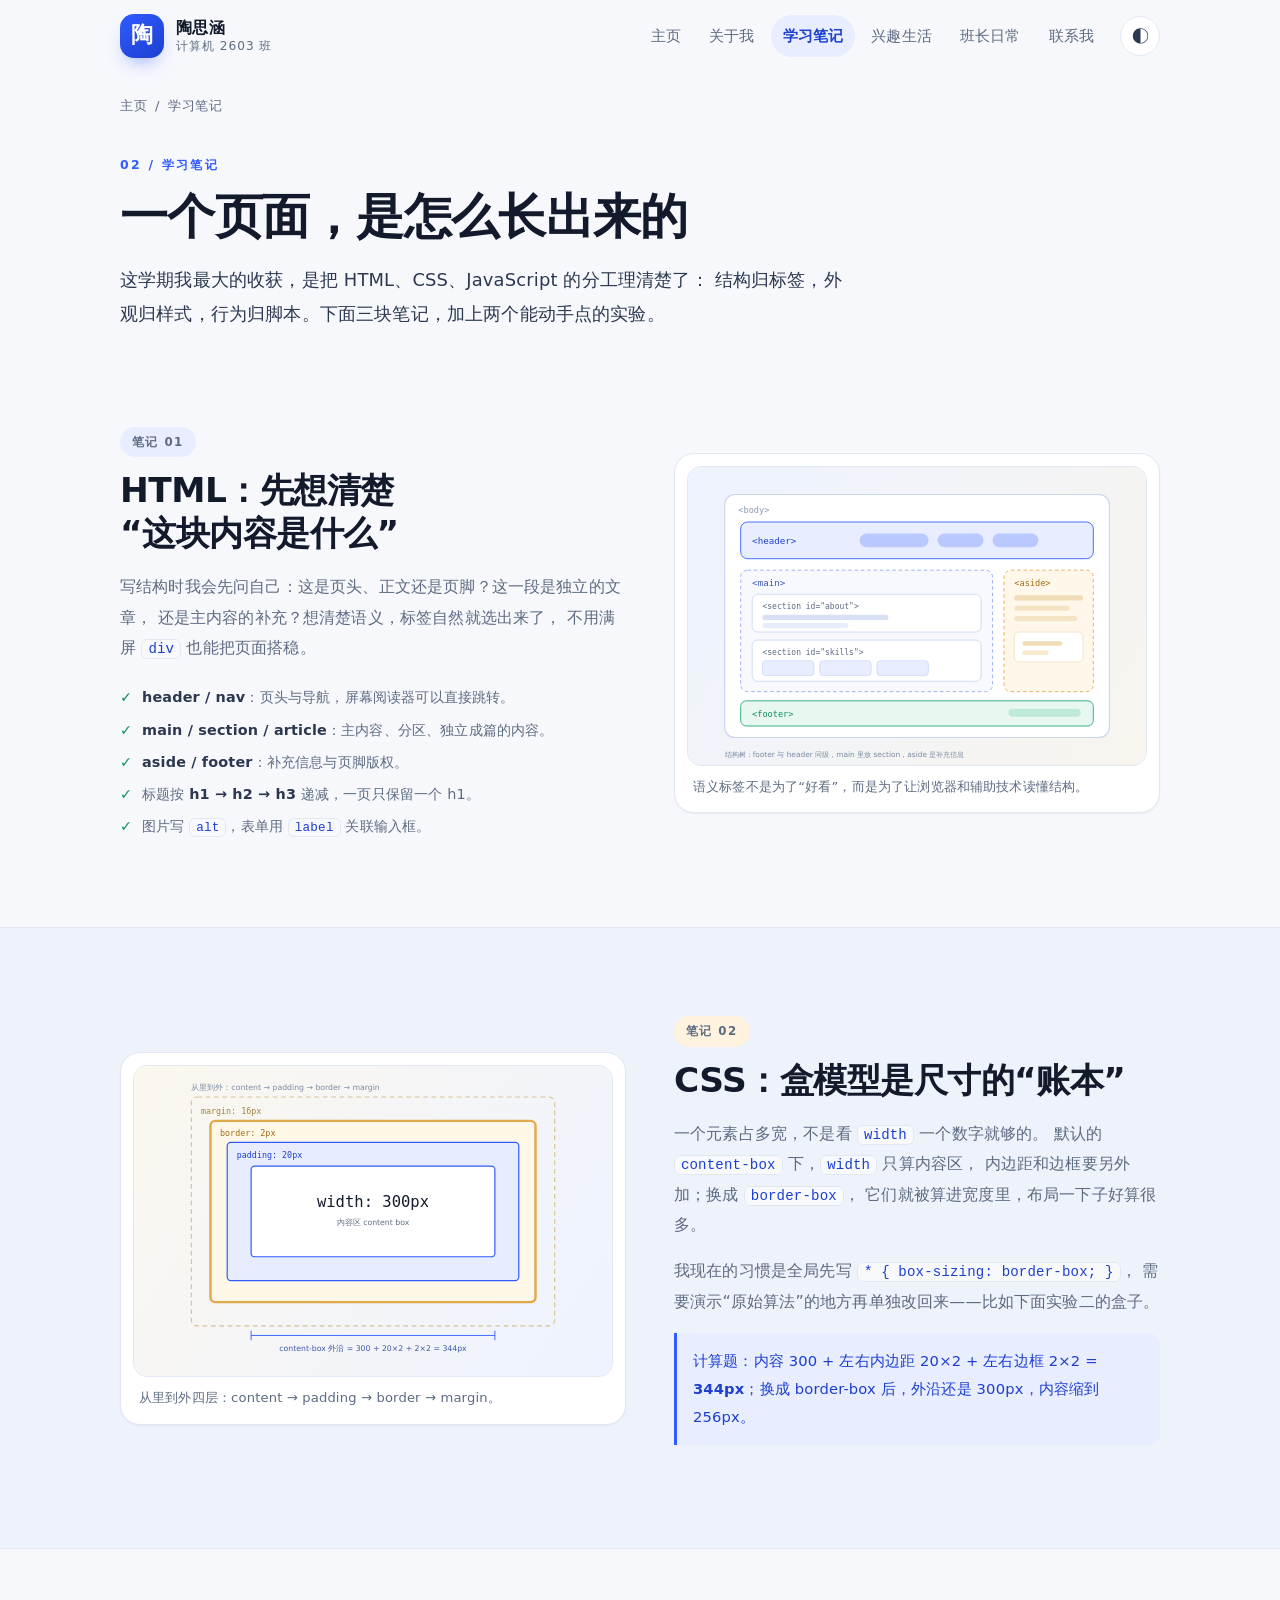
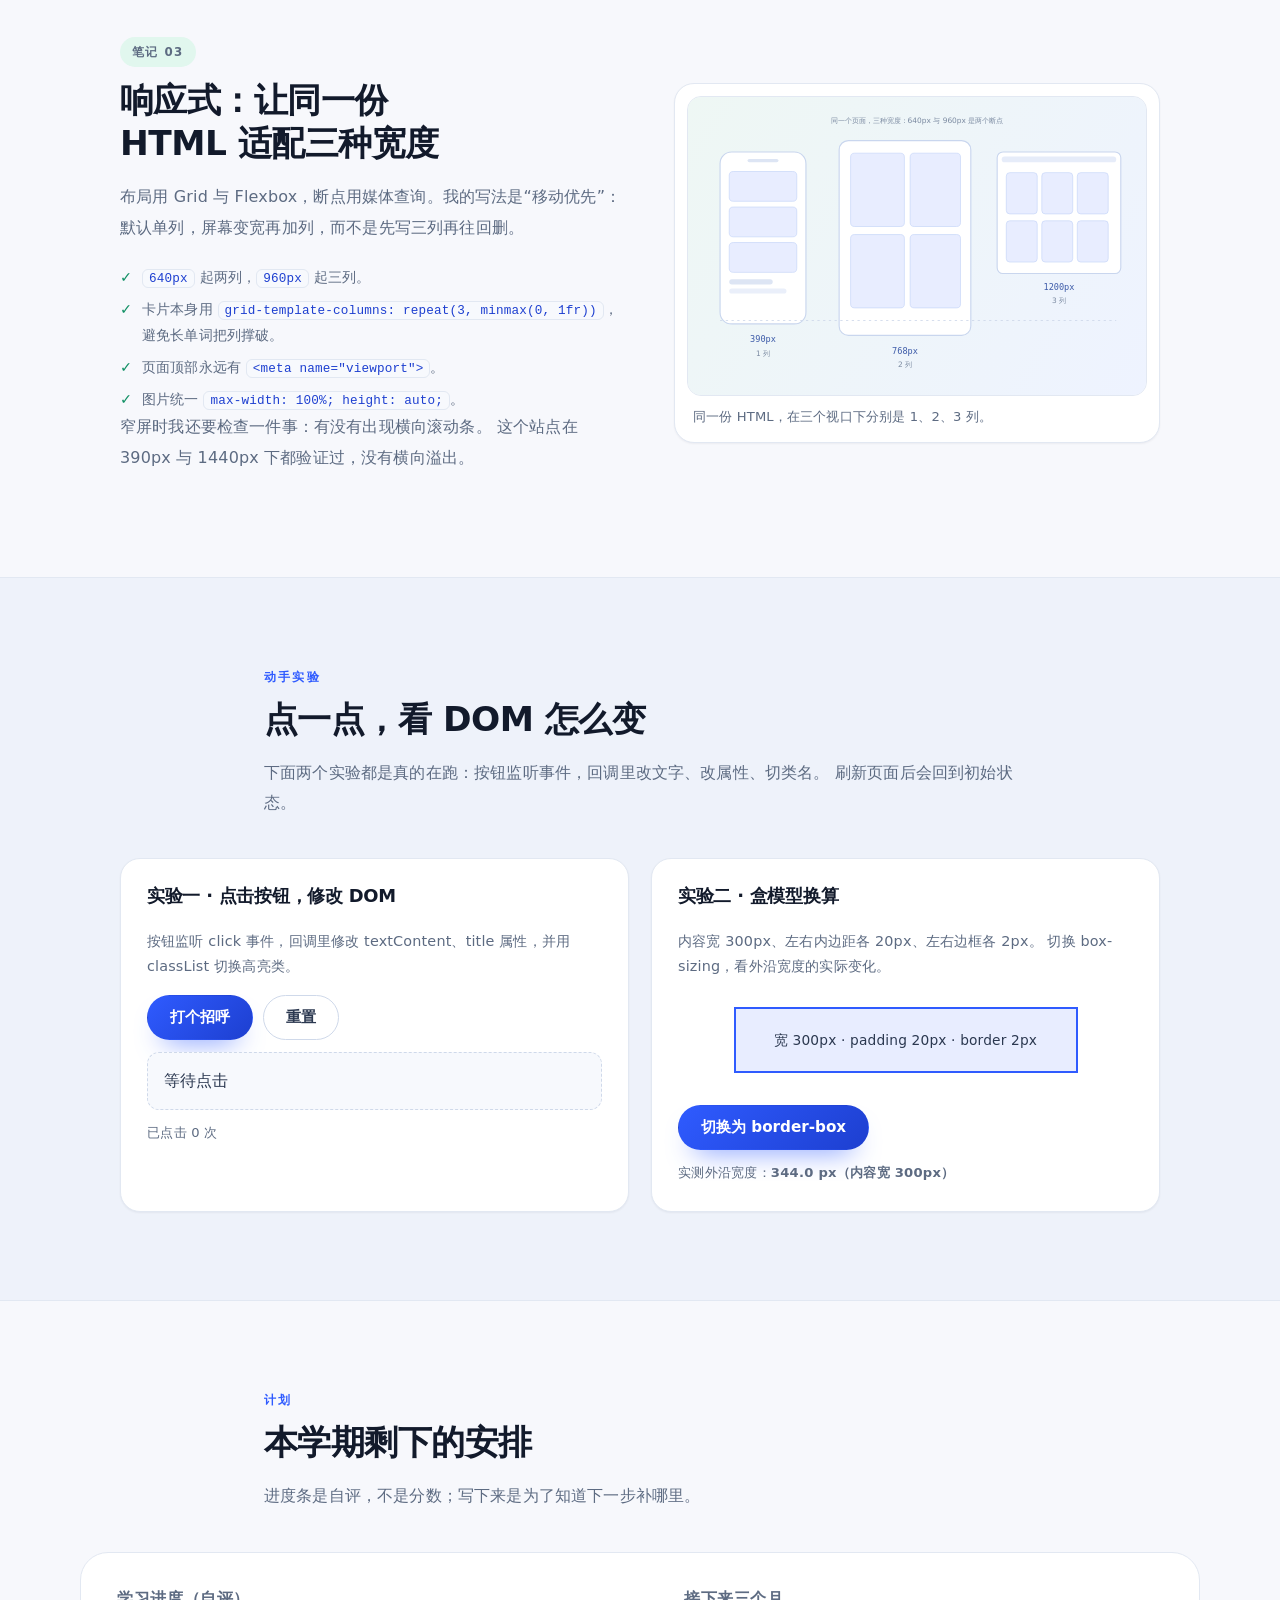
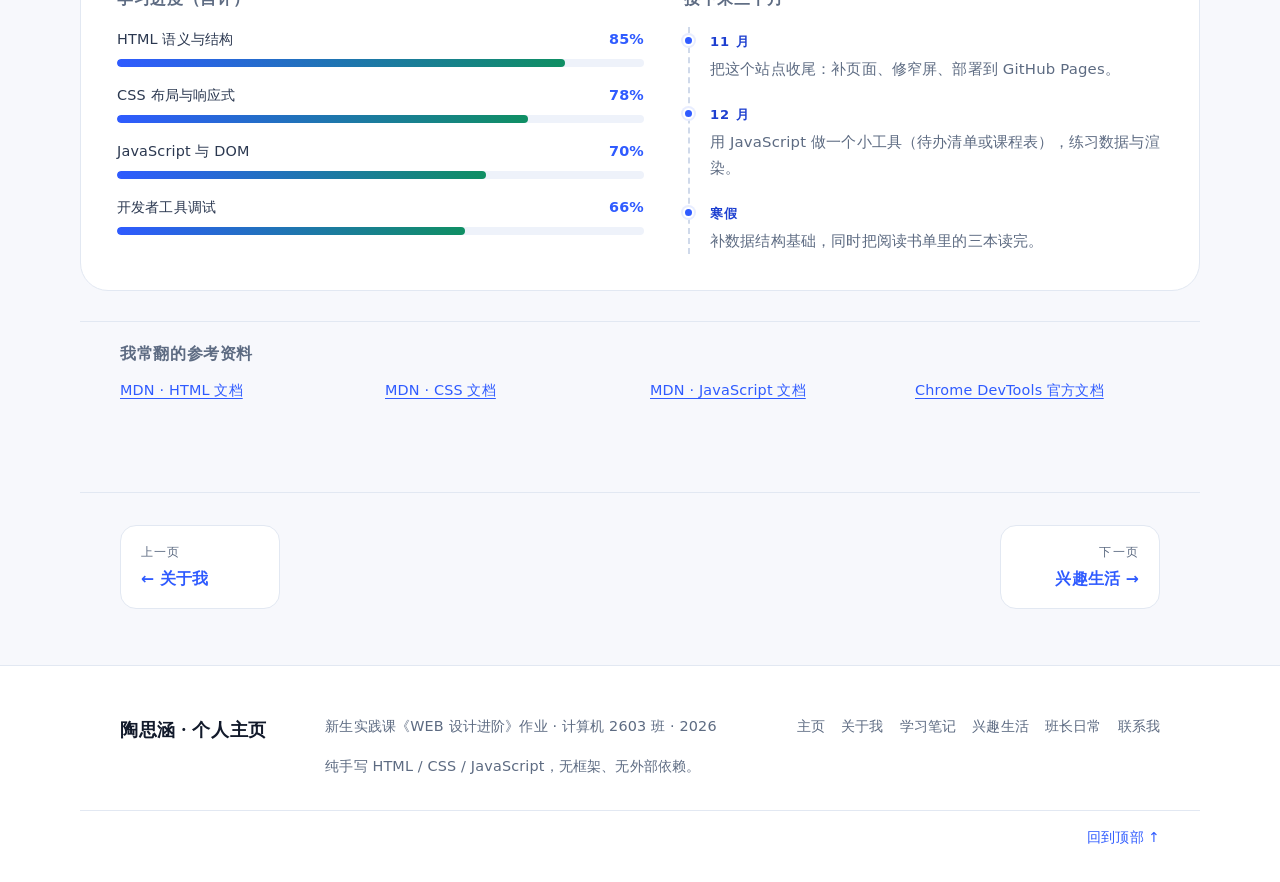
<file: study.html>
<!doctype html>
<html lang="zh-CN">
<head>
  <meta charset="UTF-8">
  <meta name="viewport" content="width=device-width, initial-scale=1">
  <meta name="description" content="陶思涵的 WEB 设计学习笔记：HTML 语义结构、CSS 盒模型与响应式布局、JavaScript 与 DOM，附两个可交互的实验。">
  <meta name="author" content="陶思涵">
  <meta name="theme-color" content="#f6f7fb">
  <title>学习笔记 | 陶思涵的个人主页</title>
  <link rel="icon" href="assets/favicon.svg" type="image/svg+xml">
  <link rel="stylesheet" href="css/style.css">
  <script src="js/main.js" defer></script>
</head>
<body data-page="study">
  <a class="skip-link" href="#main">跳到主要内容</a>

  <header class="site-header" id="top">
    <div class="header-inner">
      <a class="brand" href="index.html">
        <span class="brand__mark" aria-hidden="true">陶</span>
        <span class="brand__text">
          <strong>陶思涵</strong>
          <small>计算机 2603 班</small>
        </span>
      </a>

      <button class="nav-toggle" id="nav-toggle" type="button"
              aria-expanded="false" aria-controls="primary-nav" aria-label="打开导航菜单">
        <span></span><span></span><span></span>
      </button>

      <nav class="site-nav" id="primary-nav" aria-label="主导航">
        <ul>
          <li><a href="index.html">主页</a></li>
          <li><a href="about.html">关于我</a></li>
          <li><a href="study.html" class="is-active" aria-current="page">学习笔记</a></li>
          <li><a href="life.html">兴趣生活</a></li>
          <li><a href="duty.html">班长日常</a></li>
          <li><a href="contact.html">联系我</a></li>
        </ul>
      </nav>

      <button class="theme-toggle" id="theme-toggle" type="button"
              aria-pressed="false" aria-label="切换到深色模式">
        <span class="theme-toggle__icon" aria-hidden="true">◐</span>
      </button>
    </div>
  </header>

  <main id="main">
    <nav class="breadcrumb" aria-label="面包屑">
      <a href="index.html">主页</a>
      <span aria-hidden="true">/</span>
      <span aria-current="page">学习笔记</span>
    </nav>

    <header class="page-hero">
      <p class="section__index">02 / 学习笔记</p>
      <h1>一个页面，是怎么长出来的</h1>
      <p class="page-hero__lead">
        这学期我最大的收获，是把 HTML、CSS、JavaScript 的分工理清楚了：
        结构归标签，外观归样式，行为归脚本。下面三块笔记，加上两个能动手点的实验。
      </p>
    </header>

    <!-- ---------- 笔记一：HTML ---------- -->
    <section class="section" aria-labelledby="note-html">
      <div class="knowledge">
        <div class="knowledge__text reveal">
          <p class="card__tag">笔记 01</p>
          <h2 id="note-html">HTML：先想清楚“这块内容是什么”</h2>
          <p>
            写结构时我会先问自己：这是页头、正文还是页脚？这一段是独立的文章，
            还是主内容的补充？想清楚语义，标签自然就选出来了，
            不用满屏 <code>div</code> 也能把页面搭稳。
          </p>
          <ul class="check-list">
            <li><strong>header / nav</strong>：页头与导航，屏幕阅读器可以直接跳转。</li>
            <li><strong>main / section / article</strong>：主内容、分区、独立成篇的内容。</li>
            <li><strong>aside / footer</strong>：补充信息与页脚版权。</li>
            <li>标题按 <strong>h1 → h2 → h3</strong> 递减，一页只保留一个 h1。</li>
            <li>图片写 <code>alt</code>，表单用 <code>label</code> 关联输入框。</li>
          </ul>
        </div>
        <figure class="figure reveal">
          <img src="assets/study-html.svg" width="800" height="520"
               alt="HTML 语义结构示意图：body 内包含 header、main（含两个 section）、aside 与 footer">
          <figcaption>语义标签不是为了“好看”，而是为了让浏览器和辅助技术读懂结构。</figcaption>
        </figure>
      </div>
    </section>

    <!-- ---------- 笔记二：CSS 盒模型 ---------- -->
    <section class="section section--tint" aria-labelledby="note-box">
      <div class="knowledge knowledge--reverse">
        <div class="knowledge__text reveal">
          <p class="card__tag card__tag--alt">笔记 02</p>
          <h2 id="note-box">CSS：盒模型是尺寸的“账本”</h2>
          <p>
            一个元素占多宽，不是看 <code>width</code> 一个数字就够的。
            默认的 <code>content-box</code> 下，<code>width</code> 只算内容区，
            内边距和边框要另外加；换成 <code>border-box</code>，
            它们就被算进宽度里，布局一下子好算很多。
          </p>
          <p>
            我现在的习惯是全局先写 <code>* { box-sizing: border-box; }</code>，
            需要演示“原始算法”的地方再单独改回来——比如下面实验二的盒子。
          </p>
          <p class="note-hint">
            计算题：内容 300 + 左右内边距 20×2 + 左右边框 2×2 =
            <strong>344px</strong>；换成 border-box 后，外沿还是 300px，内容缩到 256px。
          </p>
        </div>
        <figure class="figure reveal">
          <img src="assets/study-box.svg" width="800" height="520"
               alt="CSS 盒模型示意图：从内到外是 content、padding、border、margin，外沿宽度 344 像素">
          <figcaption>从里到外四层：content → padding → border → margin。</figcaption>
        </figure>
      </div>
    </section>

    <!-- ---------- 笔记三：响应式 ---------- -->
    <section class="section" aria-labelledby="note-grid">
      <div class="knowledge">
        <div class="knowledge__text reveal">
          <p class="card__tag card__tag--third">笔记 03</p>
          <h2 id="note-grid">响应式：让同一份 HTML 适配三种宽度</h2>
          <p>
            布局用 Grid 与 Flexbox，断点用媒体查询。我的写法是“移动优先”：
            默认单列，屏幕变宽再加列，而不是先写三列再往回删。
          </p>
          <ul class="check-list">
            <li><code>640px</code> 起两列，<code>960px</code> 起三列。</li>
            <li>卡片本身用 <code>grid-template-columns: repeat(3, minmax(0, 1fr))</code>，避免长单词把列撑破。</li>
            <li>页面顶部永远有 <code>&lt;meta name="viewport"&gt;</code>。</li>
            <li>图片统一 <code>max-width: 100%; height: auto;</code>。</li>
          </ul>
          <p>
            窄屏时我还要检查一件事：有没有出现横向滚动条。
            这个站点在 390px 与 1440px 下都验证过，没有横向溢出。
          </p>
        </div>
        <figure class="figure reveal">
          <img src="assets/study-grid.svg" width="800" height="520"
               alt="响应式示意图：390 像素一列、768 像素两列、1200 像素三列">
          <figcaption>同一份 HTML，在三个视口下分别是 1、2、3 列。</figcaption>
        </figure>
      </div>
    </section>

    <!-- ---------- 交互实验 ---------- -->
    <section class="section section--tint" id="lab" aria-labelledby="lab-title">
      <header class="section__head reveal">
        <p class="section__index">动手实验</p>
        <h2 id="lab-title">点一点，看 DOM 怎么变</h2>
        <p class="section__desc">
          下面两个实验都是真的在跑：按钮监听事件，回调里改文字、改属性、切类名。
          刷新页面后会回到初始状态。
        </p>
      </header>

      <div class="lab-grid">
        <article class="card lab-card reveal">
          <h3>实验一 · 点击按钮，修改 DOM</h3>
          <p class="lab-card__hint">
            按钮监听 click 事件，回调里修改 textContent、title 属性，并用 classList 切换高亮类。
          </p>
          <div class="demo-actions">
            <button class="btn btn--primary" id="hello-btn" type="button">打个招呼</button>
            <button class="btn btn--ghost" id="reset-hello" type="button">重置</button>
          </div>
          <p class="message" id="message" aria-live="polite">等待点击</p>
          <p class="lab-card__meta">已点击 <span id="click-count">0</span> 次</p>
        </article>

        <article class="card lab-card reveal">
          <h3>实验二 · 盒模型换算</h3>
          <p class="lab-card__hint">
            内容宽 300px、左右内边距各 20px、左右边框各 2px。
            切换 box-sizing，看外沿宽度的实际变化。
          </p>
          <div class="box-stage">
            <div class="box-demo" id="box-demo">宽 300px · padding 20px · border 2px</div>
          </div>
          <div class="demo-actions">
            <button class="btn btn--primary" id="box-toggle" type="button" aria-pressed="false">
              切换为 border-box
            </button>
          </div>
          <p class="lab-card__meta">
            实测外沿宽度：<strong id="box-width">—</strong>
          </p>
        </article>
      </div>
    </section>

    <!-- ---------- 学习计划 ---------- -->
    <section class="section" aria-labelledby="plan-title">
      <header class="section__head reveal">
        <p class="section__index">计划</p>
        <h2 id="plan-title">本学期剩下的安排</h2>
        <p class="section__desc">进度条是自评，不是分数；写下来是为了知道下一步补哪里。</p>
      </header>

      <div class="skills-panel reveal">
        <div class="skills-panel__meters">
          <h3>学习进度（自评）</h3>
          <div class="meter">
            <div class="meter__label"><span>HTML 语义与结构</span><span>85%</span></div>
            <div class="meter__track"><div class="meter__bar" style="--value: 85%"></div></div>
          </div>
          <div class="meter">
            <div class="meter__label"><span>CSS 布局与响应式</span><span>78%</span></div>
            <div class="meter__track"><div class="meter__bar" style="--value: 78%"></div></div>
          </div>
          <div class="meter">
            <div class="meter__label"><span>JavaScript 与 DOM</span><span>70%</span></div>
            <div class="meter__track"><div class="meter__bar" style="--value: 70%"></div></div>
          </div>
          <div class="meter">
            <div class="meter__label"><span>开发者工具调试</span><span>66%</span></div>
            <div class="meter__track"><div class="meter__bar" style="--value: 66%"></div></div>
          </div>
        </div>

        <div class="skills-panel__plan">
          <h3>接下来三个月</h3>
          <ol class="timeline">
            <li>
              <span class="timeline__when">11 月</span>
              <p>把这个站点收尾：补页面、修窄屏、部署到 GitHub Pages。</p>
            </li>
            <li>
              <span class="timeline__when">12 月</span>
              <p>用 JavaScript 做一个小工具（待办清单或课程表），练习数据与渲染。</p>
            </li>
            <li>
              <span class="timeline__when">寒假</span>
              <p>补数据结构基础，同时把阅读书单里的三本读完。</p>
            </li>
          </ol>
        </div>
      </div>

      <div class="link-list reveal">
        <h3>我常翻的参考资料</h3>
        <ul>
          <li><a href="https://developer.mozilla.org/zh-CN/docs/Web/HTML" target="_blank" rel="noopener noreferrer">MDN · HTML 文档</a></li>
          <li><a href="https://developer.mozilla.org/zh-CN/docs/Web/CSS" target="_blank" rel="noopener noreferrer">MDN · CSS 文档</a></li>
          <li><a href="https://developer.mozilla.org/zh-CN/docs/Web/JavaScript" target="_blank" rel="noopener noreferrer">MDN · JavaScript 文档</a></li>
          <li><a href="https://developer.chrome.com/docs/devtools?hl=zh-cn" target="_blank" rel="noopener noreferrer">Chrome DevTools 官方文档</a></li>
        </ul>
      </div>
    </section>

    <nav class="pager" aria-label="翻页">
      <a class="pager__link" href="about.html">
        <span>上一页</span>
        <strong>← 关于我</strong>
      </a>
      <a class="pager__link pager__link--next" href="life.html">
        <span>下一页</span>
        <strong>兴趣生活 →</strong>
      </a>
    </nav>
  </main>

  <footer class="site-footer">
    <div class="footer-inner">
      <div class="footer-about">
        <p class="footer-brand">陶思涵 · 个人主页</p>
        <p class="footer-meta">新生实践课《WEB 设计进阶》作业 · 计算机 2603 班 · <span id="year">2026</span></p>
        <p class="footer-meta">纯手写 HTML / CSS / JavaScript，无框架、无外部依赖。</p>
      </div>
      <nav class="footer-nav" aria-label="页脚导航">
        <a href="index.html">主页</a>
        <a href="about.html">关于我</a>
        <a href="study.html">学习笔记</a>
        <a href="life.html">兴趣生活</a>
        <a href="duty.html">班长日常</a>
        <a href="contact.html">联系我</a>
      </nav>
    </div>
    <p class="footer-top"><a href="#top">回到顶部 ↑</a></p>
  </footer>
</body>
</html>
</file>
<file: css/style.css>
﻿/* ==========================================================================
   陶思涵 · 个人主页样式
   结构：设计变量 → 基础样式 → 页头 → 首屏 → 通用区块 → 各内容区块 → 页脚 → 响应式
   ========================================================================== */

/* ---------- 1. 设计变量（深色模式只覆盖这一层） ---------- */
:root {
  --bg: #f7f8fc;
  --bg-tint: #eef2fa;
  --surface: #ffffff;
  --surface-soft: #f7f9fd;
  --ink: #121a2b;
  --ink-soft: #2b3850;
  --muted: #5d6b82;
  --line: #e2e8f2;
  --line-strong: #cfd9ea;
  --accent: #2f5bff;
  --accent-deep: #1d3fd0;
  --solid: #2f5bff;
  --solid-deep: #1d3fd0;
  --accent-soft: #e8edff;
  --amber: #c97d15;
  --amber-soft: #fff3df;
  --mint: #0f8f63;
  --mint-soft: #e1f7ee;
  --highlight: #fff3cd;
  --highlight-ink: #6b4a00;

  --shadow-sm: 0 1px 2px rgba(18, 26, 43, 0.05);
  --shadow-md: 0 18px 40px -28px rgba(18, 26, 43, 0.45);
  --shadow-lg: 0 30px 60px -34px rgba(18, 26, 43, 0.5);

  --radius: 20px;
  --radius-lg: 28px;
  --radius-sm: 12px;
  --max: 1120px;
  --gutter: 20px;

  --font-sans: "Segoe UI", system-ui, -apple-system, "PingFang SC",
    "Microsoft YaHei", "Hiragino Sans GB", sans-serif;
  --font-serif: "Songti SC", "Source Han Serif SC", Georgia, "Times New Roman", serif;

  color-scheme: light;
}

[data-theme="dark"] {
  --bg: #0a0f1a;
  --bg-tint: #0e1524;
  --surface: #141c2d;
  --surface-soft: #101727;
  --ink: #e9eefb;
  --ink-soft: #c8d3e8;
  --muted: #96a4bf;
  --line: #243049;
  --line-strong: #35456a;
  --accent: #7d99ff;
  --accent-deep: #a8bbff;
  --solid: #3f5be0;
  --solid-deep: #2a3fb0;
  --accent-soft: #1b2540;
  --amber: #f0b25c;
  --amber-soft: #2a2214;
  --mint: #56d3a4;
  --mint-soft: #122a23;
  --highlight: #3a2f10;
  --highlight-ink: #ffe6a8;

  --shadow-sm: 0 1px 2px rgba(0, 0, 0, 0.4);
  --shadow-md: 0 20px 44px -30px rgba(0, 0, 0, 0.9);
  --shadow-lg: 0 34px 64px -36px rgba(0, 0, 0, 0.95);

  color-scheme: dark;
}

/* ---------- 2. 基础样式 ---------- */
*,
*::before,
*::after {
  box-sizing: border-box;
}

html {
  scroll-behavior: smooth;
  -webkit-text-size-adjust: 100%;
  overflow-x: clip;
}

body {
  margin: 0;
  padding: 0;
  background: var(--bg);
  color: var(--ink);
  font-family: var(--font-sans);
  font-size: 16px;
  line-height: 1.75;
  letter-spacing: 0.01em;
  -webkit-font-smoothing: antialiased;
  transition: background-color 0.35s ease, color 0.35s ease;
}

h1,
h2,
h3 {
  margin: 0 0 0.5em;
  line-height: 1.25;
  letter-spacing: -0.015em;
  text-wrap: balance;
}

h1 {
  font-size: clamp(2.1rem, 1.2rem + 3.6vw, 3.5rem);
  font-weight: 700;
}

h2 {
  font-size: clamp(1.5rem, 1.1rem + 1.6vw, 2.15rem);
  font-weight: 700;
}

h3 {
  font-size: 1.12rem;
  font-weight: 650;
}

p {
  margin: 0 0 1em;
}

a {
  color: var(--accent);
  text-decoration-thickness: 1px;
  text-underline-offset: 3px;
}

a:hover {
  color: var(--accent-deep);
}

img {
  display: block;
  max-width: 100%;
  height: auto;
}

ul,
ol {
  margin: 0;
  padding: 0;
  list-style: none;
}

:focus-visible {
  outline: 3px solid var(--accent);
  outline-offset: 3px;
  border-radius: 6px;
}

::selection {
  background: var(--accent-soft);
  color: var(--accent-deep);
}

.skip-link {
  position: absolute;
  left: 50%;
  top: 8px;
  transform: translate(-50%, -180%);
  z-index: 100;
  padding: 10px 18px;
  border-radius: 999px;
  background: var(--ink);
  color: var(--bg);
  font-weight: 600;
  text-decoration: none;
  transition: transform 0.2s ease;
}

.skip-link:focus {
  transform: translate(-50%, 0);
  color: var(--bg);
}

/* ---------- 3. 页头 ---------- */
.site-header {
  position: sticky;
  top: 0;
  z-index: 50;
  background: color-mix(in srgb, var(--bg) 82%, transparent);
  border-bottom: 1px solid transparent;
  backdrop-filter: saturate(140%) blur(14px);
  transition: border-color 0.3s ease, background-color 0.3s ease;
}

.site-header.is-scrolled {
  border-bottom-color: var(--line);
  background: color-mix(in srgb, var(--bg) 92%, transparent);
}

.header-inner {
  display: flex;
  align-items: center;
  gap: 14px;
  max-width: var(--max);
  margin: 0 auto;
  padding: 14px var(--gutter);
}

.brand {
  display: inline-flex;
  align-items: center;
  gap: 12px;
  margin-right: auto;
  color: var(--ink);
  text-decoration: none;
}

.brand:hover {
  color: var(--ink);
}

.brand__mark {
  display: grid;
  place-items: center;
  width: 44px;
  height: 44px;
  border-radius: 14px;
  background: linear-gradient(145deg, var(--solid), var(--solid-deep));
  color: #fff;
  font-family: var(--font-serif);
  font-size: 1.35rem;
  font-weight: 600;
  box-shadow: 0 10px 22px -12px var(--solid);
}

.brand__text {
  display: flex;
  flex-direction: column;
  line-height: 1.25;
}

.brand__text strong {
  font-size: 1.02rem;
  letter-spacing: 0.02em;
}

.brand__text small {
  color: var(--muted);
  font-size: 0.76rem;
  letter-spacing: 0.08em;
}

.site-nav ul {
  display: flex;
  align-items: center;
  gap: 4px;
}

.site-nav a {
  display: block;
  padding: 8px 12px;
  border-radius: 999px;
  color: var(--muted);
  font-size: 0.92rem;
  text-decoration: none;
  transition: color 0.2s ease, background-color 0.2s ease;
}

.site-nav a:hover {
  color: var(--ink);
  background: var(--bg-tint);
}

.site-nav a.is-active {
  color: var(--accent-deep);
  background: var(--accent-soft);
  font-weight: 600;
}

.theme-toggle {
  display: grid;
  place-items: center;
  width: 40px;
  height: 40px;
  padding: 0;
  border: 1px solid var(--line);
  border-radius: 50%;
  background: var(--surface);
  color: var(--ink-soft);
  font-size: 1.05rem;
  cursor: pointer;
  transition: transform 0.25s ease, border-color 0.25s ease, color 0.25s ease;
}

.theme-toggle:hover {
  border-color: var(--accent);
  color: var(--accent);
  transform: rotate(-18deg);
}

.nav-toggle {
  display: none;
  flex-direction: column;
  justify-content: center;
  gap: 5px;
  width: 42px;
  height: 40px;
  padding: 0 10px;
  border: 1px solid var(--line);
  border-radius: 12px;
  background: var(--surface);
  cursor: pointer;
}

.nav-toggle span {
  display: block;
  height: 2px;
  border-radius: 2px;
  background: var(--ink-soft);
  transition: transform 0.25s ease, opacity 0.2s ease;
}

.nav-toggle[aria-expanded="true"] span:nth-child(1) {
  transform: translateY(7px) rotate(45deg);
}

.nav-toggle[aria-expanded="true"] span:nth-child(2) {
  opacity: 0;
}

.nav-toggle[aria-expanded="true"] span:nth-child(3) {
  transform: translateY(-7px) rotate(-45deg);
}

/* ---------- 4. 首屏 ---------- */
.hero {
  position: relative;
  overflow: hidden;
  border-bottom: 1px solid var(--line);
  background:
    radial-gradient(900px 420px at 12% -10%, var(--accent-soft), transparent 70%),
    radial-gradient(700px 400px at 92% 6%, var(--amber-soft), transparent 72%),
    var(--bg);
}

.hero__glow {
  position: absolute;
  inset: 0;
  background-image:
    linear-gradient(to right, color-mix(in srgb, var(--line) 60%, transparent) 1px, transparent 1px),
    linear-gradient(to bottom, color-mix(in srgb, var(--line) 60%, transparent) 1px, transparent 1px);
  background-size: 64px 64px;
  mask-image: radial-gradient(circle at 50% 30%, #000 0%, transparent 72%);
  opacity: 0.55;
  pointer-events: none;
}

.hero__inner {
  position: relative;
  display: grid;
  grid-template-columns: minmax(0, 1fr);
  gap: 40px;
  max-width: var(--max);
  margin: 0 auto;
  padding: 64px var(--gutter) 72px;
}

.eyebrow {
  display: inline-flex;
  align-items: center;
  gap: 8px;
  margin-bottom: 18px;
  padding: 6px 14px 6px 10px;
  border: 1px solid var(--line);
  border-radius: 999px;
  background: color-mix(in srgb, var(--surface) 70%, transparent);
  color: var(--muted);
  font-size: 0.83rem;
  letter-spacing: 0.06em;
}

.eyebrow .dot {
  width: 7px;
  height: 7px;
  border-radius: 50%;
  background: var(--mint);
  box-shadow: 0 0 0 4px var(--mint-soft);
}

.hero h1 strong {
  display: inline-block;
  background: linear-gradient(100deg, var(--accent), var(--accent-deep) 55%, var(--amber));
  -webkit-background-clip: text;
  background-clip: text;
  color: transparent;
}

.hero__lead {
  max-width: 34em;
  margin-top: 18px;
  color: var(--ink-soft);
  font-size: clamp(1rem, 0.96rem + 0.3vw, 1.13rem);
  line-height: 1.85;
}

.hero__actions {
  display: flex;
  flex-wrap: wrap;
  gap: 12px;
  margin-top: 26px;
}

.btn {
  display: inline-flex;
  align-items: center;
  justify-content: center;
  gap: 8px;
  padding: 11px 22px;
  border: 1px solid transparent;
  border-radius: 999px;
  font-family: inherit;
  font-size: 0.95rem;
  font-weight: 600;
  line-height: 1.4;
  text-decoration: none;
  cursor: pointer;
  transition: transform 0.18s ease, box-shadow 0.2s ease,
    background-color 0.2s ease, border-color 0.2s ease, color 0.2s ease;
}

.btn:active {
  transform: translateY(1px);
}

.btn--primary {
  background: linear-gradient(135deg, var(--solid), var(--solid-deep));
  color: #fff;
  box-shadow: 0 14px 28px -16px var(--solid);
}

.btn--primary:hover {
  color: #fff;
  transform: translateY(-2px);
  box-shadow: 0 20px 34px -16px var(--solid);
}

.btn--ghost {
  border-color: var(--line-strong);
  background: var(--surface);
  color: var(--ink-soft);
}

.btn--ghost:hover {
  border-color: var(--accent);
  color: var(--accent);
  transform: translateY(-2px);
}

.hero__stats {
  display: grid;
  grid-template-columns: repeat(3, minmax(0, 1fr));
  gap: 10px;
  margin: 38px 0 0;
  padding-top: 22px;
  border-top: 1px dashed var(--line-strong);
}

.hero__stats div {
  min-width: 0;
}

.hero__stats dt {
  color: var(--muted);
  font-size: 0.76rem;
  letter-spacing: 0.1em;
  text-transform: uppercase;
}

.hero__stats dd {
  margin: 2px 0 0;
  color: var(--ink);
  font-size: 0.98rem;
  font-weight: 650;
}

.hero__portrait {
  position: relative;
  display: grid;
  place-items: center;
  align-self: center;
  justify-self: center;
  width: min(100%, 360px);
  aspect-ratio: 1;
}

.portrait-ring {
  position: absolute;
  inset: 0;
  border: 1px dashed var(--line-strong);
  border-radius: 50%;
}

.portrait-ring::after {
  content: "";
  position: absolute;
  top: -5px;
  left: 50%;
  width: 10px;
  height: 10px;
  border-radius: 50%;
  background: var(--accent);
  box-shadow: 0 0 0 6px var(--accent-soft);
  animation: pulse 3.6s ease-in-out infinite;
}

@keyframes pulse {
  0%,
  100% {
    box-shadow: 0 0 0 4px var(--accent-soft);
    transform: scale(1);
  }
  50% {
    box-shadow: 0 0 0 10px transparent;
    transform: scale(1.15);
  }
}

.portrait {
  width: 84%;
  border-radius: 50%;
  box-shadow: var(--shadow-lg);
}

.portrait__caption {
  position: absolute;
  right: 4%;
  bottom: 6%;
  margin: 0;
  padding: 6px 14px;
  border: 1px solid var(--line);
  border-radius: 999px;
  background: var(--surface);
  color: var(--muted);
  font-size: 0.76rem;
  letter-spacing: 0.14em;
  box-shadow: var(--shadow-sm);
}

/* ---------- 5. 通用区块 ---------- */
.section {
  padding: 72px 0;
  scroll-margin-top: 84px;
}

.section--tint {
  background: var(--bg-tint);
  border-block: 1px solid var(--line);
}

.section > * {
  max-width: var(--max);
  margin-inline: auto;
  padding-inline: var(--gutter);
}

.section__head {
  max-width: 46rem;
  margin: 0 auto 40px;
}

.section__index {
  margin: 0 0 10px;
  color: var(--accent);
  font-size: 0.78rem;
  font-weight: 700;
  letter-spacing: 0.18em;
  text-transform: uppercase;
}

.section__desc {
  margin: 0;
  color: var(--muted);
  font-size: 1.02rem;
  line-height: 1.85;
}

.card {
  padding: 26px;
  border: 1px solid var(--line);
  border-radius: var(--radius);
  background: var(--surface);
  box-shadow: var(--shadow-sm);
}

.card h3 {
  color: var(--ink);
}

.card p:last-child {
  margin-bottom: 0;
}

/* 滚动入场（JS 添加 .is-visible） */
.reveal {
  opacity: 0;
  transform: translateY(18px);
  transition: opacity 0.6s ease, transform 0.6s cubic-bezier(0.22, 0.7, 0.3, 1);
}

.reveal.is-visible {
  opacity: 1;
  transform: none;
}

/* ---------- 6. 关于我 ---------- */
.about-grid {
  display: grid;
  grid-template-columns: minmax(0, 1fr);
  gap: 20px;
}

.card--intro .lede {
  color: var(--ink-soft);
  font-size: 1.08rem;
  font-weight: 600;
  line-height: 1.8;
}

.card--intro p {
  color: var(--ink-soft);
}

.inherit-note {
  margin-top: 18px !important;
  padding-top: 14px;
  border-top: 1px dashed var(--line-strong);
  color: var(--muted) !important;
  font-size: 0.86rem;
}

.card--facts {
  background: linear-gradient(180deg, var(--surface), var(--surface-soft));
}

.facts {
  display: grid;
  gap: 0;
  margin: 0;
}

.facts div {
  display: flex;
  align-items: baseline;
  justify-content: space-between;
  gap: 16px;
  padding: 11px 0;
  border-bottom: 1px solid var(--line);
}

.facts div:last-child {
  border-bottom: none;
}

.facts dt {
  flex: none;
  color: var(--muted);
  font-size: 0.86rem;
}

.facts dd {
  margin: 0;
  color: var(--ink);
  font-size: 0.94rem;
  font-weight: 600;
  text-align: right;
}

.facts__note {
  margin: 18px 0 0;
  padding-top: 14px;
  border-top: 1px solid var(--line);
  color: var(--muted);
  font-size: 0.88rem;
  line-height: 1.7;
}

/* ---------- 7. 学习与技能 ---------- */
.skill-cards {
  display: grid;
  grid-template-columns: minmax(0, 1fr);
  gap: 18px;
}

.card--skill {
  display: flex;
  flex-direction: column;
  gap: 10px;
  transition: transform 0.25s ease, box-shadow 0.25s ease, border-color 0.25s ease;
}

.card--skill:hover {
  transform: translateY(-4px);
  border-color: var(--line-strong);
  box-shadow: var(--shadow-md);
}

.card__tag {
  align-self: flex-start;
  width: fit-content;
  padding: 4px 12px;
  border-radius: 999px;
  background: var(--accent-soft);
  color: var(--accent-deep);
  font-size: 0.74rem;
  font-weight: 700;
  letter-spacing: 0.12em;
}

.card__tag--alt {
  background: var(--amber-soft);
  color: var(--amber);
}

.card__tag--third {
  background: var(--mint-soft);
  color: var(--mint);
}

.check-list {
  display: grid;
  gap: 7px;
  margin-top: auto;
  padding-top: 6px;
}

.check-list li {
  position: relative;
  padding-left: 22px;
  color: var(--muted);
  font-size: 0.9rem;
}

.check-list li::before {
  content: "✓";
  position: absolute;
  left: 0;
  top: 0;
  color: var(--mint);
  font-weight: 700;
}

.skills-panel {
  display: grid;
  grid-template-columns: minmax(0, 1fr);
  gap: 28px;
  margin-top: 24px;
  padding: 30px;
  border: 1px solid var(--line);
  border-radius: var(--radius-lg);
  background: var(--surface);
}

.skills-panel h3 {
  margin-bottom: 18px;
  font-size: 1rem;
  letter-spacing: 0.04em;
  color: var(--muted);
}

.meter + .meter {
  margin-top: 16px;
}

.meter__label {
  display: flex;
  justify-content: space-between;
  margin-bottom: 7px;
  color: var(--ink-soft);
  font-size: 0.9rem;
}

.meter__label span:last-child {
  color: var(--accent);
  font-variant-numeric: tabular-nums;
  font-weight: 600;
}

.meter__track {
  height: 8px;
  border-radius: 999px;
  background: var(--bg-tint);
  overflow: hidden;
}

.meter__bar {
  width: 0;
  height: 100%;
  border-radius: inherit;
  background: linear-gradient(90deg, var(--accent), var(--mint));
  transition: width 1.1s cubic-bezier(0.2, 0.7, 0.3, 1);
}

.reveal.is-visible .meter__bar {
  width: var(--value);
}

.timeline {
  display: grid;
  gap: 18px;
  border-left: 2px dashed var(--line-strong);
  padding-left: 20px;
  margin-left: 4px;
}

.timeline li {
  position: relative;
}

.timeline li::before {
  content: "";
  position: absolute;
  left: -27px;
  top: 8px;
  width: 11px;
  height: 11px;
  border: 2px solid var(--surface);
  border-radius: 50%;
  background: var(--accent);
  box-shadow: 0 0 0 2px var(--accent-soft);
}

.timeline__when {
  display: inline-block;
  margin-bottom: 2px;
  color: var(--accent-deep);
  font-size: 0.82rem;
  font-weight: 700;
  letter-spacing: 0.08em;
}

.timeline p {
  margin: 0;
  color: var(--muted);
  font-size: 0.93rem;
}

/* ---------- 8. 兴趣爱好 ---------- */
.interest-grid {
  display: grid;
  grid-template-columns: minmax(0, 1fr);
  gap: 18px;
}

.interest {
  position: relative;
  overflow: hidden;
  padding: 26px 24px;
  border: 1px solid var(--line);
  border-radius: var(--radius);
  background: var(--surface);
  transition: transform 0.25s ease, box-shadow 0.25s ease;
}

.interest::after {
  content: "";
  position: absolute;
  inset: auto -30% -60% auto;
  width: 180px;
  height: 180px;
  border-radius: 50%;
  background: radial-gradient(circle, var(--accent-soft), transparent 70%);
  opacity: 0;
  transition: opacity 0.3s ease;
}

.interest:hover {
  transform: translateY(-4px);
  box-shadow: var(--shadow-md);
}

.interest:hover::after {
  opacity: 1;
}

.interest__icon {
  display: inline-grid;
  place-items: center;
  width: 46px;
  height: 46px;
  margin-bottom: 12px;
  border-radius: 14px;
  background: var(--bg-tint);
  font-size: 1.4rem;
}

.interest h3 {
  margin-bottom: 6px;
}

.interest p {
  color: var(--muted);
  font-size: 0.93rem;
}

.interest__meta {
  margin: 14px 0 0 !important;
  padding-top: 12px;
  border-top: 1px solid var(--line);
  color: var(--ink-soft) !important;
  font-size: 0.8rem !important;
  letter-spacing: 0.06em;
}

/* ---------- 9. 班长日常 ---------- */
.duty-grid {
  display: grid;
  grid-template-columns: minmax(0, 1fr);
  gap: 24px;
}

.quote {
  position: relative;
  margin: 0;
  padding: 34px 30px;
  border-radius: var(--radius-lg);
  background: linear-gradient(150deg, var(--solid), var(--solid-deep));
  color: #fff;
  box-shadow: var(--shadow-lg);
}

.quote::before {
  content: "“";
  position: absolute;
  top: 4px;
  left: 20px;
  font-family: var(--font-serif);
  font-size: 5rem;
  line-height: 1;
  opacity: 0.28;
}

.quote p {
  position: relative;
  margin: 0 0 16px;
  font-family: var(--font-serif);
  font-size: clamp(1.2rem, 1rem + 0.9vw, 1.6rem);
  line-height: 1.7;
}

.quote footer {
  color: rgba(255, 255, 255, 0.82);
  font-size: 0.86rem;
  letter-spacing: 0.04em;
}

.duty-list {
  display: grid;
  gap: 14px;
}

.duty-list li {
  padding: 20px 22px;
  border: 1px solid var(--line);
  border-radius: var(--radius);
  background: var(--surface);
}

.duty-list h3 {
  margin-bottom: 4px;
  font-size: 1rem;
}

.duty-list p {
  margin: 0;
  color: var(--muted);
  font-size: 0.92rem;
}

/* ---------- 10. 互动实验 ---------- */
.lab-grid {
  display: grid;
  grid-template-columns: minmax(0, 1fr);
  gap: 18px;
}

.lab-card {
  display: flex;
  flex-direction: column;
  gap: 12px;
}

.lab-card__hint {
  margin: 0;
  color: var(--muted);
  font-size: 0.9rem;
  line-height: 1.75;
}

.demo-actions {
  display: flex;
  flex-wrap: wrap;
  gap: 10px;
  margin-top: 4px;
}

.lab-card__meta {
  margin: 0;
  color: var(--muted);
  font-size: 0.82rem;
  letter-spacing: 0.02em;
}

.message {
  margin: 0;
  padding: 14px 16px;
  border: 1px dashed var(--line-strong);
  border-radius: var(--radius-sm);
  background: var(--surface-soft);
  color: var(--ink-soft);
  font-size: 1rem;
  transition: background-color 0.3s ease, color 0.3s ease, border-color 0.3s ease;
}

.message.highlight {
  border-color: var(--amber);
  background: var(--highlight);
  color: var(--highlight-ink);
  font-weight: 600;
}

.box-stage {
  padding: 8px 0;
  overflow-x: auto;
  overflow-y: hidden;
}

.box-demo {
  box-sizing: content-box;
  width: 300px;
  padding: 20px;
  border: 2px solid var(--accent);
  margin: 8px auto;
  background: var(--accent-soft);
  color: var(--ink-soft);
  font-size: 0.86rem;
  line-height: 1.6;
  text-align: center;
}

/* 宽度始终是 300px；换成 border-box 后，内边距与边框被算进这 300px 里 */
.box-demo.is-border-box {
  box-sizing: border-box;
  padding: 20px;
  border-width: 2px;
}

.guest-form {
  display: flex;
  flex-wrap: wrap;
  gap: 12px;
  align-items: flex-end;
  margin-top: 4px;
}

.field {
  display: flex;
  flex-direction: column;
  gap: 6px;
  min-width: 0;
}

.field--grow {
  flex: 1 1 220px;
}

.field label {
  color: var(--muted);
  font-size: 0.8rem;
  letter-spacing: 0.06em;
}

.field input {
  width: 100%;
  padding: 10px 14px;
  border: 1px solid var(--line-strong);
  border-radius: 12px;
  background: var(--surface-soft);
  color: var(--ink);
  font: inherit;
  font-size: 0.92rem;
  transition: border-color 0.2s ease, background-color 0.2s ease;
}

.field input::placeholder {
  color: color-mix(in srgb, var(--muted) 70%, transparent);
}

.field input:focus {
  border-color: var(--accent);
  background: var(--surface);
  outline: none;
}

.field input[aria-invalid="true"] {
  border-color: #d94848;
}

.form-error {
  margin: 0;
  padding: 8px 12px;
  border-radius: 10px;
  background: #fdecec;
  color: #b3261e;
  font-size: 0.84rem;
}

[data-theme="dark"] .form-error {
  background: #3a1a1a;
  color: #ffb4ab;
}

.guest-list {
  display: grid;
  gap: 8px;
  margin-top: 2px;
}

.guest-list li {
  display: flex;
  flex-wrap: wrap;
  align-items: baseline;
  gap: 8px;
  padding: 10px 14px;
  border: 1px solid var(--line);
  border-radius: 12px;
  background: var(--surface-soft);
  font-size: 0.9rem;
}

.guest-list strong {
  color: var(--accent-deep);
}

.guest-list span {
  color: var(--ink-soft);
  overflow-wrap: anywhere;
}

.guest-list time {
  margin-left: auto;
  color: var(--muted);
  font-size: 0.74rem;
  letter-spacing: 0.06em;
}

/* ---------- 11. 联系我 ---------- */
.contact-grid {
  display: grid;
  grid-template-columns: minmax(0, 1fr);
  gap: 16px;
}

.contact-card {
  display: flex;
  flex-direction: column;
  gap: 4px;
  padding: 24px;
  border: 1px solid var(--line);
  border-radius: var(--radius);
  background: var(--surface);
  color: var(--ink);
  text-decoration: none;
  transition: transform 0.22s ease, border-color 0.22s ease, box-shadow 0.22s ease;
}

a.contact-card:hover {
  transform: translateY(-3px);
  border-color: var(--accent);
  color: var(--ink);
  box-shadow: var(--shadow-md);
}

.contact-card__label {
  color: var(--muted);
  font-size: 0.76rem;
  letter-spacing: 0.16em;
  text-transform: uppercase;
}

.contact-card strong {
  font-size: 1.05rem;
  overflow-wrap: anywhere;
}

.contact-card__note {
  color: var(--muted);
  font-size: 0.86rem;
}

.contact-card--static {
  background: var(--surface-soft);
}

/* ---------- 12. 页脚 ---------- */
.site-footer {
  padding: 48px 0 32px;
  border-top: 1px solid var(--line);
  background: var(--surface);
  color: var(--muted);
  font-size: 0.9rem;
}

.footer-inner {
  max-width: var(--max);
  margin: 0 auto;
  padding-inline: var(--gutter);
}

.footer-brand {
  margin-bottom: 6px;
  color: var(--ink);
  font-family: var(--font-serif);
  font-size: 1.15rem;
  font-weight: 600;
  letter-spacing: 0.04em;
}

.footer-meta {
  margin: 0 0 4px;
}

.impl-notes {
  max-width: var(--max);
  margin: 22px auto 0;
  padding: 0 var(--gutter);
}

.impl-notes summary {
  display: inline-block;
  padding: 7px 14px;
  border: 1px dashed var(--line-strong);
  border-radius: 999px;
  color: var(--ink-soft);
  font-size: 0.84rem;
  cursor: pointer;
  list-style: none;
}

.impl-notes summary::-webkit-details-marker {
  display: none;
}

.impl-notes summary::after {
  content: " +";
  color: var(--accent);
}

.impl-notes[open] summary::after {
  content: " −";
}

.impl-notes ol {
  display: grid;
  gap: 6px;
  margin-top: 14px;
  padding-left: 20px;
  list-style: decimal;
  color: var(--muted);
  font-size: 0.86rem;
  line-height: 1.8;
}

.footer-top {
  max-width: var(--max);
  margin: 26px auto 0;
  padding: 14px var(--gutter) 0;
  border-top: 1px solid var(--line);
  text-align: right;
}

.footer-top a {
  font-size: 0.86rem;
  text-decoration: none;
}

/* ---------- 13. 响应式：640px 两列，960px 三列 ---------- */
@media (min-width: 640px) {
  :root {
    --gutter: 32px;
  }

  .section {
    padding: 88px 0;
  }

  .hero__inner {
    padding-top: 76px;
  }

  .skill-cards,
  .interest-grid,
  .lab-grid {
    grid-template-columns: repeat(2, minmax(0, 1fr));
  }

  .contact-grid {
    grid-template-columns: repeat(2, minmax(0, 1fr));
  }

  .contact-card--static {
    grid-column: span 2;
  }

  .lab-card--wide {
    grid-column: span 2;
  }

  .hero__stats {
    gap: 18px;
  }
}

@media (min-width: 960px) {
  :root {
    --gutter: 40px;
  }

  .hero__inner {
    grid-template-columns: minmax(0, 1.15fr) minmax(0, 0.85fr);
    align-items: center;
    gap: 56px;
    padding: 96px var(--gutter) 104px;
  }

  .about-grid {
    grid-template-columns: minmax(0, 1.5fr) minmax(0, 0.9fr);
    gap: 24px;
  }

  .skill-cards {
    grid-template-columns: repeat(3, minmax(0, 1fr));
  }

  .skills-panel {
    grid-template-columns: minmax(0, 1.1fr) minmax(0, 1fr);
    gap: 40px;
    padding: 36px;
  }

  .interest-grid {
    grid-template-columns: repeat(4, minmax(0, 1fr));
  }

  .duty-grid {
    grid-template-columns: minmax(0, 0.85fr) minmax(0, 1.15fr);
    align-items: start;
    gap: 28px;
  }

  .lab-grid {
    grid-template-columns: repeat(2, minmax(0, 1fr));
    gap: 22px;
  }

  .contact-grid {
    grid-template-columns: repeat(3, minmax(0, 1fr));
  }

  .contact-card--static {
    grid-column: auto;
  }

  .section__head {
    max-width: 52rem;
  }

  .footer-inner {
    display: grid;
    grid-template-columns: 1fr auto;
    gap: 6px 24px;
    align-items: baseline;
  }

  .footer-brand {
    grid-column: 1;
  }

  .footer-meta {
    grid-column: 2;
    text-align: right;
  }
}

/* 折叠导航：中窄屏用按钮展开 */
@media (max-width: 899px) {
  .nav-toggle {
    display: flex;
  }

  .site-nav {
    position: absolute;
    left: var(--gutter);
    right: var(--gutter);
    top: calc(100% + 8px);
    display: none;
    padding: 10px;
    border: 1px solid var(--line);
    border-radius: 18px;
    background: var(--surface);
    box-shadow: var(--shadow-md);
  }

  .site-nav.is-open {
    display: block;
  }

  .site-nav ul {
    flex-direction: column;
    align-items: stretch;
    gap: 2px;
  }

  .site-nav a {
    padding: 11px 14px;
    border-radius: 12px;
    font-size: 0.95rem;
  }
}

@media (max-width: 639px) {
  .hero__stats {
    grid-template-columns: 1fr;
    gap: 12px;
  }

  .hero__stats div {
    display: flex;
    align-items: baseline;
    justify-content: space-between;
    gap: 12px;
  }

  .hero__stats dd {
    margin: 0;
  }

  .lab-card__hint,
  .check-list li {
    font-size: 0.88rem;
  }

  .skills-panel {
    padding: 22px;
    border-radius: var(--radius);
  }

  .footer-top {
    text-align: left;
  }
}

/* ---------- 14. 动效与打印 ---------- */
@media (prefers-reduced-motion: reduce) {
  html {
    scroll-behavior: auto;
  }

  *,
  *::before,
  *::after {
    animation-duration: 0.001ms !important;
    animation-iteration-count: 1 !important;
    transition-duration: 0.001ms !important;
  }

  .reveal {
    opacity: 1;
    transform: none;
  }
}

@media print {
  .site-header,
  .nav-toggle,
  .theme-toggle,
  .hero__glow,
  .portrait-ring,
  .demo-actions,
  .guest-form,
  .footer-top {
    display: none !important;
  }

  body {
    background: #fff;
    color: #000;
  }

  .card,
  .interest,
  .skills-panel {
    box-shadow: none;
    break-inside: avoid;
  }
}

/* ==========================================================================
   15. 子页面组件（6 页站点新增）
   ========================================================================== */

.visually-hidden {
  position: absolute;
  width: 1px;
  height: 1px;
  margin: -1px;
  padding: 0;
  overflow: hidden;
  clip: rect(0 0 0 0);
  white-space: nowrap;
  border: 0;
}

/* ---------- 面包屑与子页头 ---------- */
.breadcrumb {
  display: flex;
  flex-wrap: wrap;
  align-items: center;
  gap: 8px;
  max-width: var(--max);
  margin: 0 auto;
  padding: 22px var(--gutter) 0;
  color: var(--muted);
  font-size: 0.82rem;
  letter-spacing: 0.04em;
}

.breadcrumb a {
  color: var(--muted);
  text-decoration: none;
}

.breadcrumb a:hover {
  color: var(--accent);
}

.page-hero {
  max-width: var(--max);
  margin: 0 auto;
  padding: 28px var(--gutter) 8px;
}

.page-hero h1 {
  font-size: clamp(1.95rem, 1.2rem + 2.6vw, 3rem);
  margin-bottom: 0.35em;
}

.page-hero__lead {
  max-width: 46rem;
  margin: 0;
  color: var(--ink-soft);
  font-size: clamp(1rem, 0.95rem + 0.35vw, 1.12rem);
  line-height: 1.9;
}

/* ---------- 图文两栏 ---------- */
.two-col {
  display: grid;
  grid-template-columns: minmax(0, 1fr);
  gap: 28px;
  align-items: center;
}

.two-col--text {
  align-items: start;
  margin-top: 32px;
}

.prose h2 {
  margin-bottom: 0.6em;
}

.prose p {
  color: var(--muted);
  line-height: 1.9;
}

.prose strong {
  color: var(--ink-soft);
}

.figure {
  margin: 0;
  padding: 12px;
  border: 1px solid var(--line);
  border-radius: var(--radius);
  background: var(--surface);
  box-shadow: var(--shadow-sm);
}

.figure img {
  width: 100%;
  border: 1px solid var(--line);
  border-radius: 14px;
  background: var(--surface-soft);
}

.figure figcaption {
  padding: 10px 6px 2px;
  color: var(--muted);
  font-size: 0.82rem;
  line-height: 1.7;
}

.figure--wide {
  max-width: 880px;
  margin-inline: auto;
}

/* ---------- 知识块 ---------- */
.knowledge {
  display: grid;
  grid-template-columns: minmax(0, 1fr);
  gap: 28px;
  align-items: center;
}

.knowledge__text h2 {
  margin-bottom: 0.5em;
}

.knowledge__text p {
  color: var(--muted);
  line-height: 1.9;
}

.knowledge__text code {
  padding: 1px 6px;
  border: 1px solid var(--line);
  border-radius: 6px;
  background: var(--surface-soft);
  color: var(--accent-deep);
  font-family: "JetBrains Mono", Consolas, monospace;
  font-size: 0.88em;
  overflow-wrap: anywhere;
}

.knowledge .check-list {
  margin: 16px 0 0;
}

.check-list li strong {
  color: var(--ink-soft);
}

.note-hint {
  padding: 14px 16px;
  border-left: 3px solid var(--accent);
  border-radius: 0 12px 12px 0;
  background: var(--accent-soft);
  color: var(--accent-deep) !important;
  font-size: 0.92rem;
}

.fact-panel {
  padding: 26px;
  border: 1px solid var(--line);
  border-radius: var(--radius);
  background: var(--surface);
}

.fact-panel h3 {
  margin-bottom: 12px;
}

/* ---------- 首页入口卡 ---------- */
.entry-grid {
  display: grid;
  grid-template-columns: minmax(0, 1fr);
  gap: 18px;
}

.entry-card {
  position: relative;
  display: flex;
  flex-direction: column;
  gap: 8px;
  padding: 26px;
  border: 1px solid var(--line);
  border-radius: var(--radius);
  background: var(--surface);
  color: var(--ink);
  text-decoration: none;
  overflow: hidden;
  transition: transform 0.24s ease, border-color 0.24s ease, box-shadow 0.24s ease;
}

.entry-card::after {
  content: "";
  position: absolute;
  right: -40px;
  top: -40px;
  width: 130px;
  height: 130px;
  border-radius: 50%;
  background: radial-gradient(circle, var(--accent-soft), transparent 70%);
  opacity: 0;
  transition: opacity 0.25s ease;
}

.entry-card:hover {
  transform: translateY(-4px);
  border-color: var(--accent);
  box-shadow: var(--shadow-md);
  color: var(--ink);
}

.entry-card:hover::after {
  opacity: 1;
}

.entry-card__no {
  color: var(--accent);
  font-family: "JetBrains Mono", Consolas, monospace;
  font-size: 0.82rem;
  letter-spacing: 0.14em;
}

.entry-card h3 {
  margin: 0;
  font-size: 1.15rem;
}

.entry-card p {
  margin: 0;
  color: var(--muted);
  font-size: 0.92rem;
}

.entry-card__go {
  margin-top: auto;
  padding-top: 12px;
  color: var(--accent);
  font-size: 0.86rem;
  font-weight: 600;
}

/* ---------- “最近在做” ---------- */
.now-grid {
  display: grid;
  grid-template-columns: minmax(0, 1fr);
  gap: 18px;
}

.now-grid .card {
  display: flex;
  flex-direction: column;
  gap: 10px;
}

.card__link {
  margin: auto 0 0 !important;
  padding-top: 8px;
}

.card__link a {
  font-size: 0.9rem;
  font-weight: 600;
  text-decoration: none;
}

/* ---------- 关键词 ---------- */
.trait-grid {
  display: grid;
  grid-template-columns: minmax(0, 1fr);
  gap: 18px;
}

.trait {
  padding: 26px;
  border: 1px solid var(--line);
  border-radius: var(--radius);
  background: var(--surface);
}

.trait__icon {
  display: inline-grid;
  place-items: center;
  width: 44px;
  height: 44px;
  margin-bottom: 12px;
  border-radius: 50%;
  background: var(--accent-soft);
  color: var(--accent-deep);
  font-size: 1.2rem;
  font-weight: 700;
}

.trait h3 {
  margin-bottom: 6px;
}

.trait p {
  margin: 0;
  color: var(--muted);
  font-size: 0.93rem;
}

/* ---------- 时间线 ---------- */
.roadmap {
  display: grid;
  gap: 0;
  max-width: 860px;
  margin: 0 auto;
  border-left: 2px solid var(--line);
  padding-left: 20px;
}

.roadmap li {
  position: relative;
  display: grid;
  grid-template-columns: minmax(0, 1fr);
  gap: 4px;
  padding: 0 0 26px 0;
}

.roadmap li::before {
  content: "";
  position: absolute;
  left: -27px;
  top: 7px;
  width: 12px;
  height: 12px;
  border: 2px solid var(--surface);
  border-radius: 50%;
  background: var(--accent);
  box-shadow: 0 0 0 3px var(--accent-soft);
}

.roadmap li:last-child {
  padding-bottom: 0;
}

.roadmap__time {
  color: var(--accent-deep);
  font-family: "JetBrains Mono", Consolas, monospace;
  font-size: 0.8rem;
  letter-spacing: 0.08em;
}

.roadmap__body h3 {
  margin: 2px 0 4px;
  font-size: 1.05rem;
}

.roadmap__body p {
  margin: 0;
  color: var(--muted);
  font-size: 0.93rem;
  line-height: 1.8;
}

/* ---------- 班长工作流 ---------- */
.step-grid {
  display: grid;
  grid-template-columns: minmax(0, 1fr);
  gap: 16px;
  margin-top: 26px;
}

.step {
  padding: 22px;
  border: 1px solid var(--line);
  border-radius: var(--radius);
  background: var(--surface);
}

.step__no {
  display: inline-block;
  margin-bottom: 8px;
  color: var(--amber);
  font-family: "JetBrains Mono", Consolas, monospace;
  font-size: 0.82rem;
  letter-spacing: 0.12em;
}

.step h3 {
  margin-bottom: 4px;
  font-size: 1rem;
}

.step p {
  margin: 0;
  color: var(--muted);
  font-size: 0.9rem;
}

/* ---------- 书单 ---------- */
.book-list {
  display: grid;
  gap: 16px;
  margin-top: 20px;
}

.book-list li {
  display: grid;
  grid-template-columns: 38px minmax(0, 1fr);
  gap: 12px;
  padding-top: 14px;
  border-top: 1px solid var(--line);
}

.book-list__no {
  color: var(--accent);
  font-family: "JetBrains Mono", Consolas, monospace;
  font-size: 0.82rem;
  padding-top: 3px;
}

.book-list strong {
  display: inline-block;
  margin-right: 8px;
  color: var(--ink);
  font-size: 1rem;
}

.book-list span {
  color: var(--muted);
  font-size: 0.82rem;
}

.book-list p {
  margin: 4px 0 0;
  color: var(--muted);
  font-size: 0.9rem;
  line-height: 1.75;
}

/* ---------- 表格 ---------- */
.table-wrap {
  overflow-x: auto;
  border: 1px solid var(--line);
  border-radius: var(--radius);
  background: var(--surface);
}

.schedule {
  width: 100%;
  min-width: 560px;
  border-collapse: collapse;
  font-size: 0.92rem;
}

.schedule caption {
  padding: 16px 20px 6px;
  color: var(--muted);
  font-size: 0.84rem;
  text-align: left;
  letter-spacing: 0.04em;
}

.schedule th,
.schedule td {
  padding: 13px 18px;
  border-bottom: 1px solid var(--line);
  text-align: left;
  vertical-align: top;
}

.schedule thead th {
  background: var(--bg-tint);
  color: var(--ink-soft);
  font-size: 0.84rem;
  letter-spacing: 0.06em;
  white-space: nowrap;
}

.schedule tbody th {
  color: var(--ink);
  font-weight: 600;
  white-space: nowrap;
}

.schedule tbody td {
  color: var(--muted);
}

.schedule tbody tr:last-child th,
.schedule tbody tr:last-child td {
  border-bottom: none;
}

.schedule tbody tr:hover td,
.schedule tbody tr:hover th {
  background: color-mix(in srgb, var(--accent-soft) 45%, transparent);
}

/* ---------- 常见问题 ---------- */
.faq {
  max-width: 760px;
  margin: 40px auto 0;
}

.faq h2 {
  margin-bottom: 18px;
}

.faq details {
  border-bottom: 1px solid var(--line);
  padding: 14px 0;
}

.faq summary {
  cursor: pointer;
  color: var(--ink-soft);
  font-weight: 600;
}

.faq summary::marker {
  color: var(--accent);
}

.faq details p {
  margin: 10px 0 0;
  color: var(--muted);
  font-size: 0.93rem;
  line-height: 1.85;
}

/* ---------- 联系页补充 ---------- */
.notes-grid {
  display: grid;
  grid-template-columns: minmax(0, 1fr);
  gap: 16px;
  margin-top: 26px;
}

.note-card {
  padding: 22px;
  border: 1px dashed var(--line-strong);
  border-radius: var(--radius);
  background: var(--surface-soft);
}

.note-card h3 {
  margin-bottom: 6px;
  font-size: 1rem;
}

.note-card p {
  margin: 0;
  color: var(--muted);
  font-size: 0.9rem;
  line-height: 1.8;
}

/* ---------- 翻页 ---------- */
.pager {
  display: flex;
  flex-wrap: wrap;
  justify-content: space-between;
  gap: 14px;
  max-width: var(--max);
  margin: 0 auto;
  padding: 32px var(--gutter) 56px;
  border-top: 1px solid var(--line);
}

.pager__link {
  display: flex;
  flex-direction: column;
  gap: 2px;
  min-width: 160px;
  padding: 16px 20px;
  border: 1px solid var(--line);
  border-radius: 16px;
  background: var(--surface);
  color: var(--ink);
  text-decoration: none;
  transition: border-color 0.2s ease, transform 0.2s ease;
}

.pager__link:hover {
  border-color: var(--accent);
  transform: translateY(-2px);
  color: var(--ink);
}

.pager__link span {
  color: var(--muted);
  font-size: 0.76rem;
  letter-spacing: 0.1em;
}

.pager__link strong {
  color: var(--accent);
  font-size: 0.98rem;
}

.pager__link--next {
  text-align: right;
  margin-left: auto;
}

/* ---------- 页脚导航 ---------- */
.footer-about {
  display: grid;
  gap: 2px;
}

.footer-nav {
  display: flex;
  flex-wrap: wrap;
  gap: 8px 16px;
  align-content: start;
}

.footer-nav a {
  color: var(--muted);
  font-size: 0.86rem;
  text-decoration: none;
}

.footer-nav a:hover {
  color: var(--accent);
}

.footer-meta {
  text-align: left;
}

/* ---------- 子页面响应式 ---------- */
@media (min-width: 640px) {
  .entry-grid,
  .now-grid,
  .trait-grid,
  .step-grid,
  .notes-grid,
  .two-col {
    grid-template-columns: repeat(2, minmax(0, 1fr));
  }

  .step-grid {
    grid-template-columns: repeat(2, minmax(0, 1fr));
  }

  .roadmap li {
    grid-template-columns: 92px minmax(0, 1fr);
    gap: 12px;
    align-items: start;
  }

  .roadmap__time {
    padding-top: 3px;
    text-align: right;
  }

  .roadmap li::before {
    left: -27px;
    top: 6px;
  }
}

@media (min-width: 960px) {
  .page-hero {
    padding-top: 36px;
  }

  .knowledge {
    grid-template-columns: minmax(0, 1.02fr) minmax(0, 0.98fr);
    gap: 48px;
  }

  .knowledge--reverse .figure {
    order: -1;
  }

  .entry-grid {
    grid-template-columns: repeat(3, minmax(0, 1fr));
  }

  .now-grid,
  .trait-grid {
    grid-template-columns: repeat(3, minmax(0, 1fr));
  }

  .step-grid {
    grid-template-columns: repeat(4, minmax(0, 1fr));
  }

  .notes-grid {
    grid-template-columns: repeat(3, minmax(0, 1fr));
  }

  .two-col {
    grid-template-columns: minmax(0, 1.15fr) minmax(0, 0.85fr);
    gap: 44px;
  }

  .two-col--text {
    grid-template-columns: minmax(0, 1.3fr) minmax(0, 0.7fr);
  }

  .footer-inner {
    grid-template-columns: minmax(0, 1fr) auto;
    align-items: start;
  }
}

@media (max-width: 639px) {
  .pager {
    flex-direction: column;
  }

  .pager__link--next {
    margin-left: 0;
    text-align: left;
  }
}

.table-hint {
  display: none;
  margin: 0 0 10px;
  color: var(--muted);
  font-size: 0.8rem;
}

@media (max-width: 639px) {
  .table-hint {
    display: block;
  }
}

.link-list {
  margin-top: 30px;
  padding-top: 22px;
  border-top: 1px solid var(--line);
}

.link-list h3 {
  margin-bottom: 12px;
  color: var(--muted);
  font-size: 1rem;
  letter-spacing: 0.04em;
}

.link-list ul {
  display: grid;
  grid-template-columns: repeat(auto-fit, minmax(200px, 1fr));
  gap: 8px 20px;
}

.link-list a {
  font-size: 0.9rem;
}

#guest-empty {
  margin-top: 12px;
}
</file>
